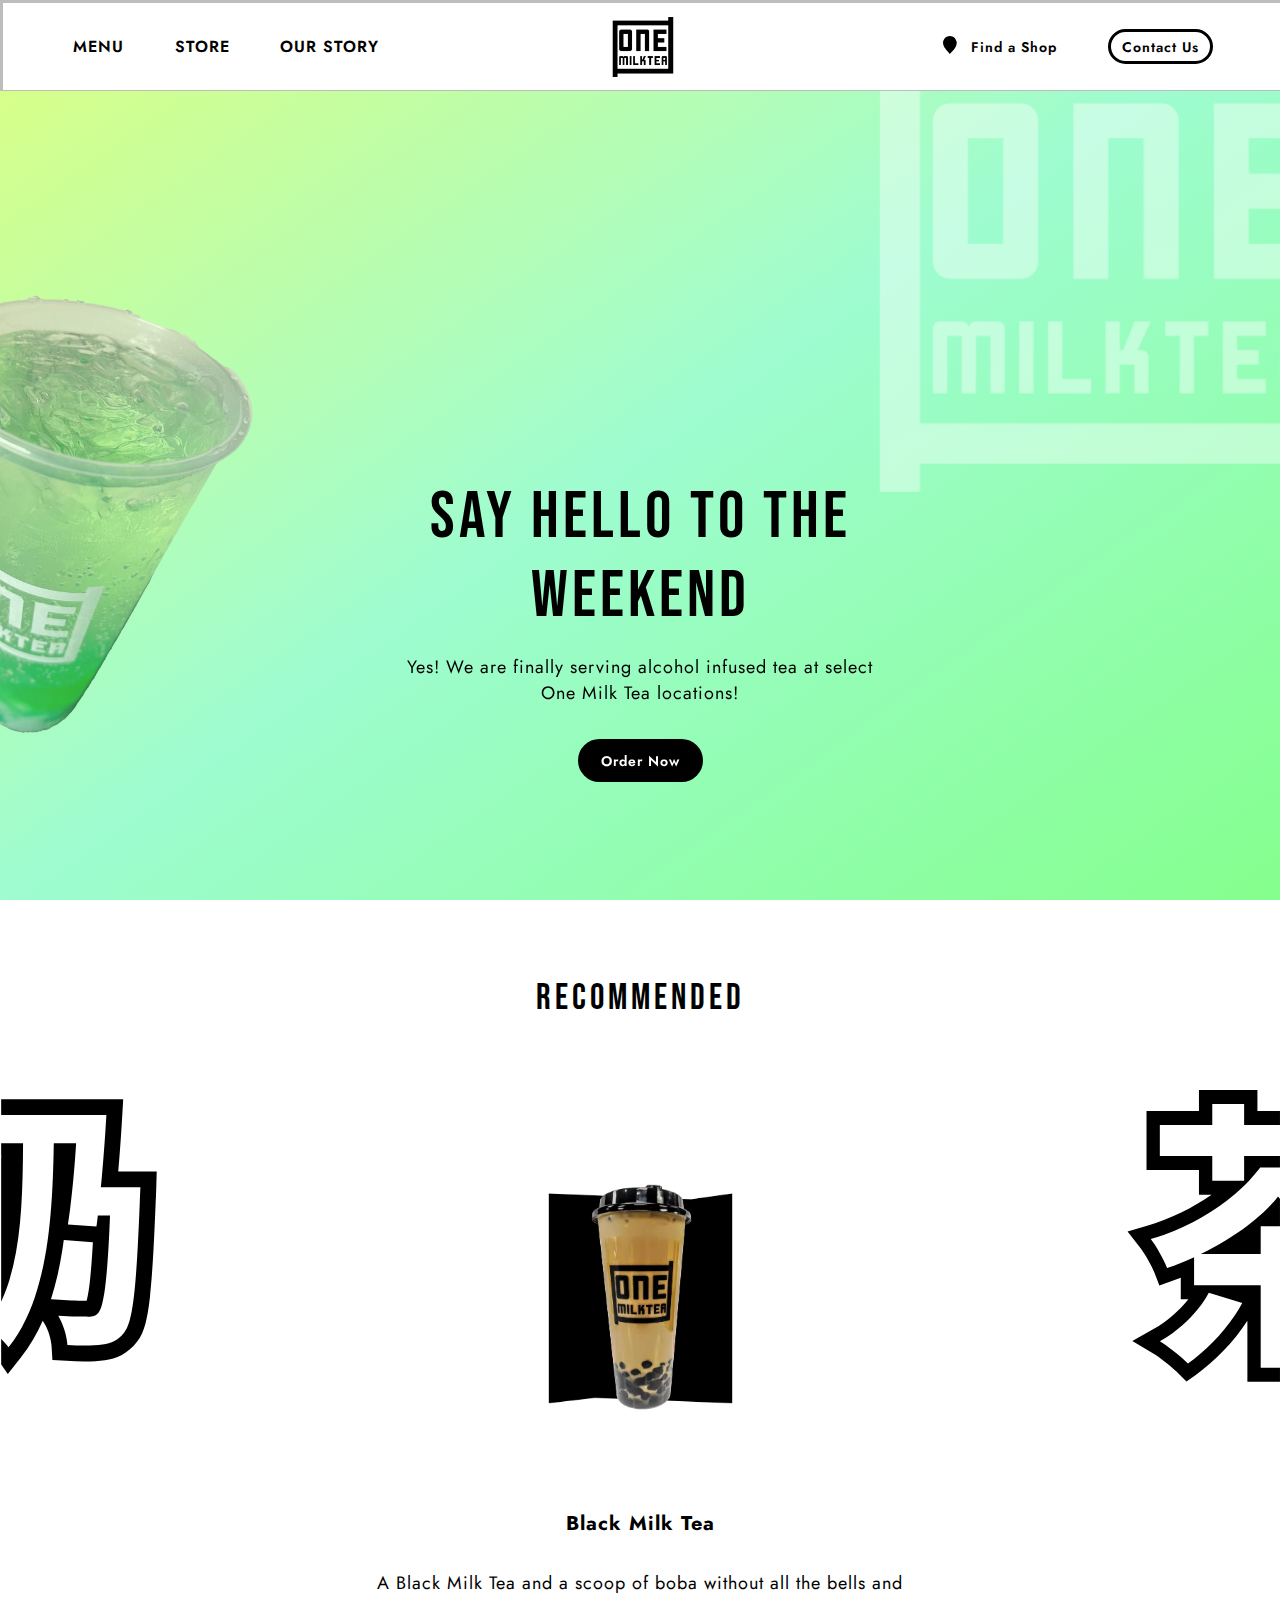
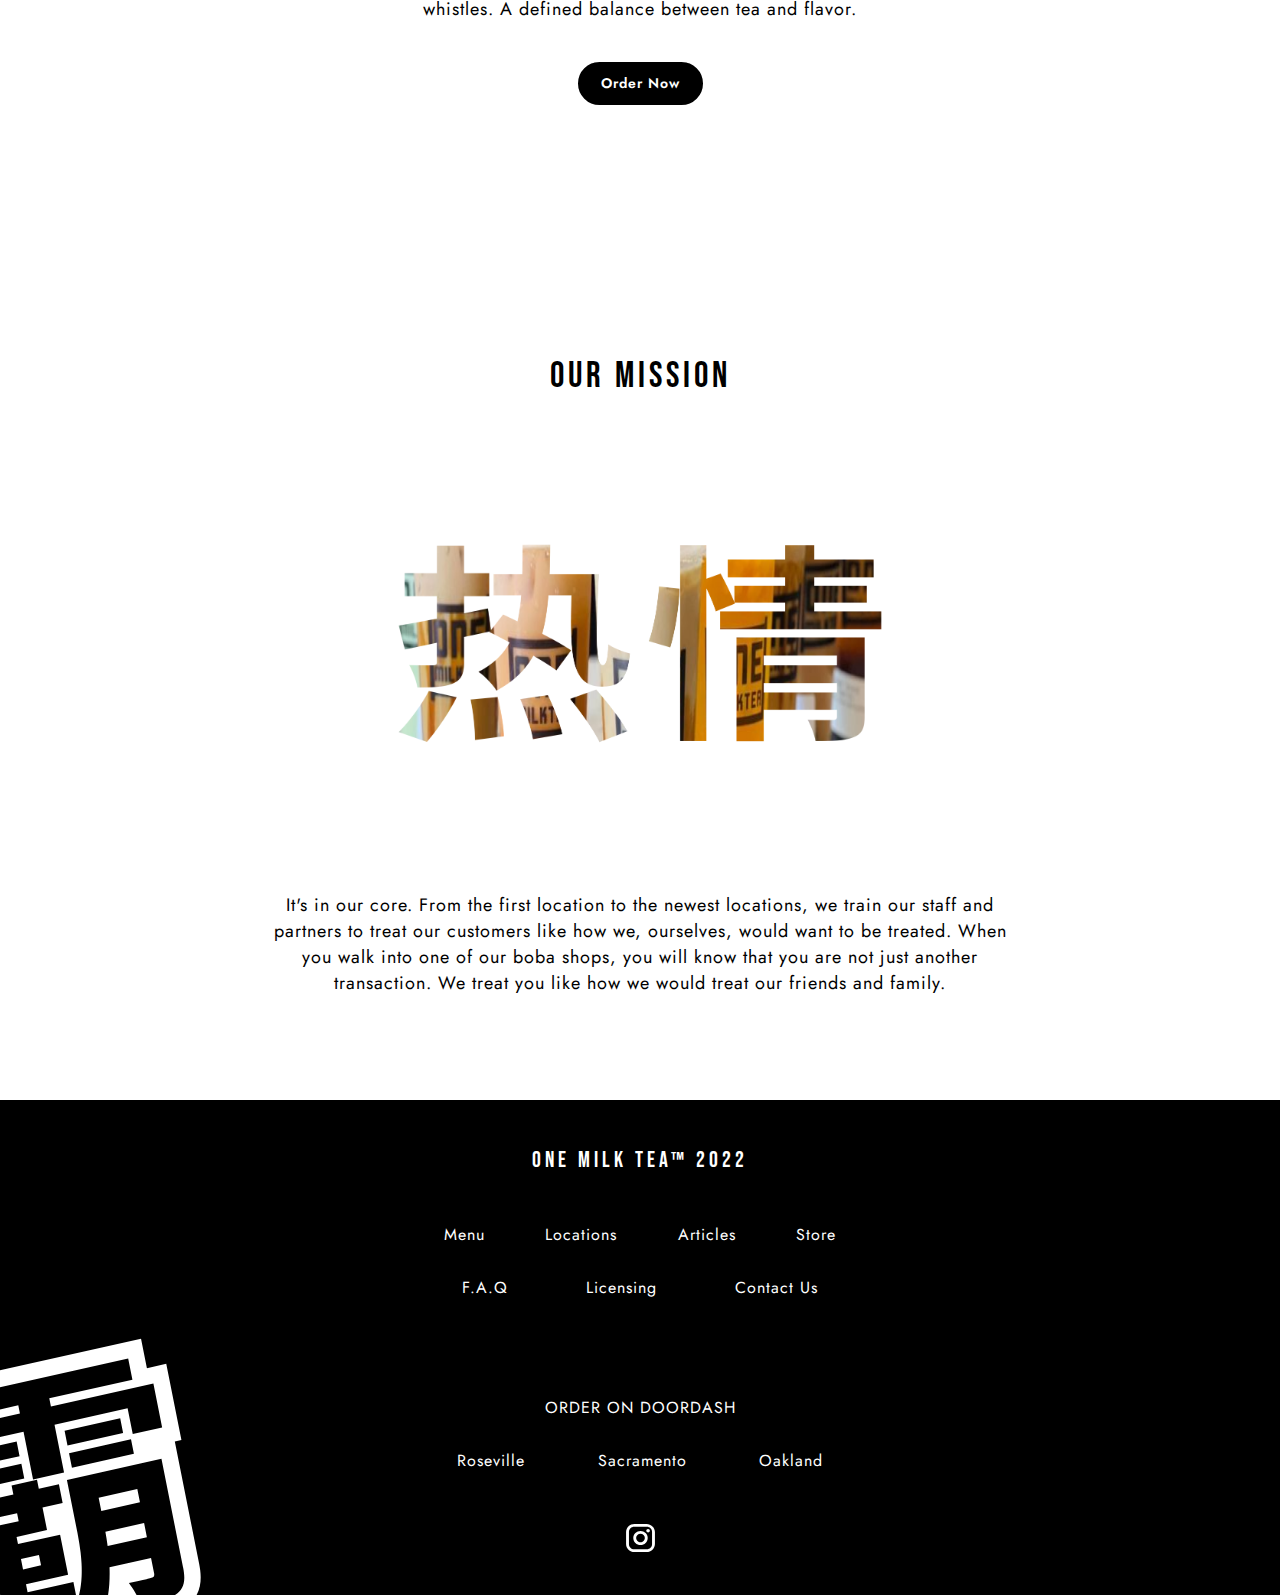
<file: Home/index.html>
<!DOCTYPE html>
<html>
      <head>
        <title>One Milk Tea</title>
        <link href="resources/CSS/style2.css" rel="stylesheet" type="text/css"">
        <meta name="viewport" content="width=device-width, initial-scale=1.0">
      </head>
      <body>
        <div class="navigation" id="navbar">
            <div class="section1">
                <div class="txt1" id="itm2">
                    <a href="https://alex060400.github.io/onemilktea/Menu/" class="text1" id="item2">MENU</a>
                </div>
                <div class="txt2" id="itm3">
                    <a href="#" class="text2" id="item3">STORE</a>
                </div>
                <div class="txt3" id="itm4">
                    <a href="#" class="text3" id="item4">OUR STORY</a>
                </div>
            </div>
            <div class="section2">
                <div class="lg1" id="itm1">
                    <a href="https://alex060400.github.io/onemilktea/Home/" class="logo1" id="item1">
                      <img src="resources/images/logo_black-d14f177cfa5c9575feeb1392cd0e9e81ec1a4f96631935bf5d6920b588e4ad4a 1.png" alt="logo" class="logo">
                    </a>
                </div>
            </div>
            <div class="section3" id="itm5">
                <a href="#" class="icon1" id="item5">
                    <svg width="14" height="18" viewBox="0 0 52 67" class="icon" fill="none" xmlns="http://www.w3.org/2000/svg">
                        <path fill-rule="evenodd" clip-rule="evenodd" d="M25.5093 66.7313C15.7506 56.011 -0.847326 40.7932 0.0337064 24.2395C1.47511 10.7815 12.3311 0.321899 25.5093 0.321899C38.6874 0.321899 49.5434 10.7815 50.9848 24.2395C51.5924 42.3143 36.5967 54.8211 25.5093 66.7313Z" fill="black"/>
                    </svg>                            
                </a>
                <div class="txt4" id="itm6">
                    <a href="#" class="text4" id="item6">Find a Shop</a>
                </div>
                <div class="btn1" id="itm7">
                    <button class="b1">
                        <a href="#" class="button1" id="item7">Contact Us</a>
                    </button>
                </div>
            </div>
        </div>
        <container class="container0" id="cont0">
            <div class="herotext1" id="herotext1">
                <h2 class="intro1" id="intro1">SAY HELLO TO THE <br> WEEKEND</h2>
                <p class="htext1" id="htext1">Yes! We are finally serving alcohol infused tea at select <br> One Milk Tea locations!
                </p>
                <div class="btn2" id="itm7">
                    <button class="b2">
                        <a href="#" class="button2" id="item7">Order Now</a>
                    </button>
                </div>
            </div>
        </container>
        <container class="container1" id="cont1">
            <div class="heroimg0" id="heroimg0" style="    display: grid; grid-column-start: 1; justify-content: flex-start; align-items: center; position: absolute; left: -150px; top: 167px;">
                <img  id="two3" class="soda" data-rateY="0" data-rateX="0.7" data-direction="horizontal" src="resources/images/Image from iOS (19).png" alt="logo2">                
            </div>
            <div class="heroimg1" id="heroimg1">
                <img  id="two3" class="scroll" data-rateY="0" data-rateX="0.7" data-direction="horizontal" src="resources/images/BIGGEST CLEANEST LOGO 1.png" alt="logo2">
            </div>
        </container>
        <container class="container2" id="cont2">
            <div class="characters1" id="characters1">
                <svg width="16.4em" viewBox="0 0 1022 1230" fill="none" xmlns="http://www.w3.org/2000/svg">
                    <g clip-path="url(#clip0_201_261)" filter="url(#filter0_d_201_261)">
                    <rect width="1013" height="1222" transform="translate(4.49609)" fill="white"/>
                    <path fill-rule="evenodd" clip-rule="evenodd" d="M-459.555 254.679H-346.909C-337.338 202.413 -328.631 151.52 -321.269 104.264L-312.202 46.0664L-72.1758 71.5537L-84.1868 137.147C-91.0975 174.888 -98.5913 214.317 -106.509 254.679H-94.4001L-67.8802 250.891L-62.1913 251.839V105.936H479.825L476.09 171.307C472.246 238.566 466.82 314.09 460.534 387.122H610.437L608.62 450.731L604.703 450.62C608.619 450.733 608.62 450.735 608.62 450.735V450.742L608.619 450.765L608.616 450.851L608.572 452.365C608.541 453.394 608.497 454.874 608.439 456.691C608.326 460.32 608.164 465.319 607.969 470.784C607.609 480.862 607.096 493.757 606.524 502.218C599.923 672.14 593.501 792.189 584.189 875.334C579.526 916.97 573.929 951.399 566.581 979.174C559.532 1005.82 549.558 1031.64 532.886 1052.08C516.075 1073.46 497.318 1090.3 474.541 1102.32C452.144 1114.14 429.468 1119.36 408.204 1122.42C368.735 1128.52 312.462 1128.12 258.966 1125.03L204.117 1121.87L200.794 1067.04C199.327 1042.84 187.846 1003.87 174.135 981.507L166.39 968.87C143.748 1019.75 115.988 1067.44 81.8548 1110.75L30.4711 1175.93L-17.2998 1108.05C-27.674 1093.31 -47.7675 1073.32 -67.0345 1058.14L-71.6797 1064.42L-86.4573 1044.43C-86.7002 1044.28 -86.9422 1044.13 -87.1831 1043.99L-147.827 1007.61C-188.537 1053.75 -235.735 1093.12 -290.102 1126.28L-345.254 1159.92L-376.463 1103.36C-390.145 1078.56 -419.08 1039.92 -438.462 1021.35L-500.746 961.664L-424.223 921.84C-390.191 904.129 -359.178 879.663 -331.414 848.389L-464.254 777.91L-451.271 730.211C-433.51 664.954 -413.627 581.308 -394.197 491.451H-459.555V254.679ZM-317.945 429.608C-322.225 450.408 -326.563 471.068 -330.932 491.451C-344.948 556.842 -359.278 619.386 -372.982 674.617C-374.998 682.741 -377 690.707 -378.986 698.5C-383.276 715.336 -387.488 731.368 -391.593 746.451L-291.743 799.428C-291.181 797.276 -290.617 795.111 -290.052 792.934C-287.889 784.603 -285.705 776.095 -283.502 767.423C-281.493 768.877 -279.483 770.34 -277.471 771.811C-277.379 771.878 -277.287 771.946 -277.195 772.013C-261.446 783.536 -245.621 795.577 -230.042 807.91C-229.3 808.497 -228.558 809.085 -227.817 809.674C-229.397 812.388 -230.992 815.078 -232.604 817.744C-241.903 833.127 -251.733 847.699 -262.1 861.437C-266.413 867.153 -270.82 872.725 -275.32 878.151C-295.704 902.732 -318.004 924.324 -342.259 942.787C-359.114 955.617 -376.914 966.936 -395.669 976.697C-382.998 988.84 -368.137 1006.45 -354.491 1024.72C-347.98 1033.43 -341.746 1042.29 -336.158 1050.78C-330.855 1058.84 -326.134 1066.55 -322.309 1073.48C-304.438 1062.58 -287.373 1050.9 -271.095 1038.4C-234.244 1010.1 -201.423 977.574 -172.395 940.254C-159.768 924.02 -147.858 906.879 -136.646 888.784C-128.379 896.726 -120.482 904.593 -113.037 912.328C-105.724 919.927 -98.8459 927.398 -92.4808 934.689C-92.0799 935.148 -91.6816 935.607 -91.2848 936.065C-84.0177 944.447 -77.4385 952.585 -71.6646 960.397L0.676056 862.593C-8.7942 850.444 -20.3325 837.668 -33.4444 824.535C-33.5117 824.467 -33.579 824.4 -33.6464 824.332C-48.1197 809.849 -64.5023 794.933 -82.1319 779.945C-74.1821 760.16 -66.7804 739.513 -59.9131 717.97C-38.6849 651.374 -22.5595 576.214 -11.0976 491.451C-9.18239 477.287 -7.39777 462.854 -5.74069 448.149C-1.83891 413.519 1.35225 377.374 3.85913 339.651C4.16686 335.022 4.46449 330.368 4.75146 325.691L-68.608 313.466L-90.0043 316.522H-181.929C-178.642 300.344 -175.406 284.239 -172.231 268.254C-171.33 263.719 -170.434 259.194 -169.543 254.679C-165.027 231.797 -160.642 209.187 -156.417 186.99C-152.472 166.267 -148.667 145.902 -145.024 126.009L-260.158 113.783C-267.075 158.183 -275.165 205.758 -284.042 254.679C-287.749 275.103 -291.592 295.762 -295.544 316.522H-397.706V429.608H-317.945ZM-200.722 689.861C-193.498 694.844 -186.259 699.914 -179.036 705.054C-171.742 685.407 -165.011 664.927 -158.839 643.637C-145.245 596.748 -134.356 545.935 -126.105 491.451C-123.058 471.333 -120.371 450.714 -118.04 429.608H-205.48C-209.896 450.31 -214.358 470.956 -218.846 491.451C-226.135 524.744 -233.492 557.636 -240.83 589.717C-241.396 592.191 -241.962 594.66 -242.528 597.125C-246.913 616.228 -251.29 635.031 -255.639 653.444C-247.779 658.449 -239.795 663.622 -231.734 668.94C-221.49 675.698 -211.121 682.689 -200.722 689.861ZM-0.342773 277.808H89.8658C89.713 298.473 89.5252 319.1 89.2524 339.651C87.0062 508.852 78.9739 672.849 36.9304 809.358C33.3976 820.828 29.6248 832.104 25.5955 843.172C21.9726 853.124 18.1422 862.907 14.0922 872.514C4.12134 896.164 -7.18165 918.739 -19.998 940.099C-28.1199 953.634 -36.8497 966.682 -46.2334 979.203C-49.2099 983.176 -52.2528 987.095 -55.3625 990.96C-47.3838 995.747 -38.8504 1001.71 -30.2502 1008.41C-23.1633 1013.92 -16.0314 1019.93 -9.12823 1026.18C-8.2015 1027.02 -7.27884 1027.87 -6.36072 1028.71C9.37193 1043.23 23.6975 1058.85 33.2802 1072.46C46.6046 1055.56 58.9082 1037.82 70.2709 1019.33C92.3171 983.443 110.821 944.692 126.368 903.578C129.373 895.633 132.266 887.6 135.054 879.482C188.991 722.422 203.176 533.701 208.191 339.651C208.723 319.086 209.151 298.462 209.513 277.808H296.591C295.273 298.272 293.805 318.974 292.208 339.651C290.981 355.53 289.678 371.393 288.308 387.122C286.724 405.308 285.051 423.314 283.302 440.954C280.129 472.958 276.707 503.759 273.124 532.252C272.307 538.741 271.482 545.112 270.65 551.349C268.66 566.262 266.628 580.417 264.566 593.633L375.624 601.783L375.625 601.779C377.14 590.666 378.655 578.892 380.164 566.558C380.47 564.059 380.775 561.538 381.08 558.994H428.507C427.824 576.255 427.124 592.819 426.404 608.707C426.219 612.795 426.033 616.838 425.845 620.837C425.084 637.046 424.301 652.527 423.496 667.305C414.003 841.513 401.314 918.127 382.757 939.002C371.549 951.227 361.36 953.265 344.039 953.265C333.7 953.265 317.412 953.265 297.821 952.805C276.87 952.314 252.141 951.296 226.867 949.19C237.735 966.919 246.996 990.105 253.391 1012.98C258.388 1030.86 261.635 1048.55 262.529 1063.29C315.51 1066.35 366.455 1066.35 399.059 1061.26C434.719 1056.16 459.173 1045.97 484.645 1013.37C518.88 972.093 531.223 843.25 544.293 510.808C544.448 506.862 544.603 502.888 544.759 498.885C545.778 484.622 546.796 448.965 546.796 448.965H392.813C394.75 428.77 396.637 408.069 398.455 387.122C402.997 334.789 407.11 280.927 410.514 229.622C411.917 208.478 413.199 187.768 414.342 167.779H-0.342773V277.808ZM337.275 891.418C337.851 889.403 338.483 887.023 339.155 884.236C343.174 867.565 347.227 842.592 351.058 806.631C355.04 769.262 358.593 721.935 361.803 662.778L248.391 654.455C246.614 667.859 244.699 681.169 242.633 694.374C232.38 759.895 218.268 823.941 198.495 884.769L232.004 887.561C273.681 891.034 314.129 891.383 337.275 891.418Z" fill="black"/>
                    </g>
                    <defs>
                    <filter id="filter0_d_201_261" x="0.496094" y="0" width="1021" height="1230" filterUnits="userSpaceOnUse" color-interpolation-filters="sRGB">
                    <feFlood flood-opacity="0" result="BackgroundImageFix"/>
                    <feColorMatrix in="SourceAlpha" type="matrix" values="0 0 0 0 0 0 0 0 0 0 0 0 0 0 0 0 0 0 127 0" result="hardAlpha"/>
                    <feOffset dy="4"/>
                    <feGaussianBlur stdDeviation="2"/>
                    <feComposite in2="hardAlpha" operator="out"/>
                    <feColorMatrix type="matrix" values="0 0 0 0 0 0 0 0 0 0 0 0 0 0 0 0 0 0 0.25 0"/>
                    <feBlend mode="normal" in2="BackgroundImageFix" result="effect1_dropShadow_201_261"/>
                    <feBlend mode="normal" in="SourceGraphic" in2="effect1_dropShadow_201_261" result="shape"/>
                    </filter>
                    <clipPath id="clip0_201_261">
                    <rect width="1013" height="1222" fill="white" transform="translate(4.49609)"/>
                    </clipPath>
                    </defs>
                </svg>
            </div>
            <div class="characters2" id="characters2">
                <svg width="17em" viewBox="0 0 1014 1222" fill="none" xmlns="http://www.w3.org/2000/svg">
                    <g clip-path="url(#clip0_201_263)">
                    <rect width="1013" height="1222" transform="translate(0.90625)" fill="white"/>
                    <path fill-rule="evenodd" clip-rule="evenodd" d="M813.861 626.412C783.51 645.016 751.568 662.535 718.813 678.543H942.077V574.873H1063.76V678.543H1307.73C1274.16 662.968 1240.5 645.436 1208.02 626.412C1174.8 606.955 1142.82 585.937 1113.42 563.855C1095.85 550.66 1079.2 537.086 1063.76 523.237C1063.58 523.072 1063.4 522.907 1063.21 522.742C1055.6 515.9 1048.29 508.992 1041.31 502.029C1028.7 489.46 1017.16 476.716 1006.91 463.872C996.931 476.806 985.613 489.757 973.128 502.628C966.6 509.359 959.753 516.068 952.612 522.742C949.168 525.961 945.655 529.171 942.077 532.372C926.669 546.156 910.043 559.761 892.422 573.064C867.957 591.535 841.572 609.426 813.861 626.412ZM1374.75 707.074C1358.37 700.733 1341.77 693.83 1325.09 686.423V794.779H1063.76V1102.65H942.077V794.779H693.716V690.439C677.284 697.987 660.7 705.136 644.061 711.835C627.057 718.68 609.995 725.054 592.975 730.902C586.215 713.159 574.682 690.071 561.971 668.242C552.176 651.421 541.681 635.348 532.131 623.043C549.101 618.071 565.925 612.535 582.543 606.491C680.722 570.779 771.702 517.307 843.138 457.361C856.181 446.417 868.572 435.257 880.236 423.949C886.631 417.75 892.808 411.507 898.753 405.23C909.984 393.376 920.391 381.404 929.891 369.391C930.993 367.998 932.082 366.604 933.16 365.21C935.527 362.146 937.835 359.08 940.082 356.013H1063.76C1066.29 359.105 1068.85 362.171 1071.43 365.21C1073.26 367.359 1075.1 369.495 1076.95 371.617C1087.07 383.217 1097.59 394.421 1108.47 405.23C1114.41 411.133 1120.46 416.918 1126.6 422.585C1139.75 434.712 1153.37 446.303 1167.38 457.361C1248.36 521.256 1342.74 567.366 1439.18 596.394C1456.63 601.646 1474.15 606.339 1491.66 610.477C1480.95 623.893 1470.4 639.814 1460.51 656.316C1446.48 679.744 1433.79 704.344 1423.84 724.619C1407.82 719.392 1391.4 713.523 1374.75 707.074ZM1256.17 457.361C1331.82 505.242 1416.71 539.338 1502.56 559.617L1582.09 578.404L1529.71 643.977C1507.64 671.601 1484.84 714.139 1467.98 748.492L1448.9 787.386L1409.1 774.401C1397.81 770.715 1386.34 766.733 1374.75 762.471V846.91H1348.46C1397.22 889.587 1445.91 935.99 1476.01 974.057L1511.24 1018.61L1321.04 1151.73L1292.98 1111.42C1260.38 1064.57 1181.28 987.91 1113.42 931.242V1154.78H892.422V927.544C840.232 1008.92 766.128 1082.22 698.574 1130.14L665.36 1153.7L636.418 1124.58C615.069 1103.1 567.466 1064.98 541.563 1049.57L463.518 1003.14L542.432 958.354C591.363 930.586 638.193 890.33 672.57 846.91H644.061V767.491C632.16 772.052 620.268 776.376 608.419 780.447L564.165 795.652L546.871 750.263C536.803 723.838 512.463 680.229 493.637 655.973L445.723 594.236L518.784 572.83C606.633 547.092 689.647 505.557 758.822 457.361H711.886V365.21H516.389V145.759H711.886V67.2207H929.891V145.759H1076.95V67.2207H1295.95V145.759H1503.42V365.21H1295.95V457.361H1256.17ZM1246.29 313.079H1453.76V197.89H1246.29V119.352H1126.6V197.89H880.236V119.352H761.541V197.89H566.044V313.079H761.541V405.23H880.236V313.079H1126.6V405.23H1246.29V313.079ZM734.59 846.91C704.423 894.058 660.93 938.622 613.172 973.625C597.804 984.889 581.994 995.163 566.044 1004.21C578.827 1011.82 595.432 1023.63 612.127 1036.54C634.514 1053.85 657.062 1073.14 670.775 1086.94C731.736 1043.7 798.14 978.31 845.823 906.707C855.874 891.615 865.093 876.247 873.254 860.751L748.575 823.053C744.315 831.056 739.639 839.019 734.59 846.91ZM1178.1 919.458C1164.26 907.246 1150.61 895.585 1137.57 884.836L1235.32 818.864C1246.27 827.652 1257.81 837.067 1269.66 846.91C1315.38 884.903 1365.63 929.288 1403.54 968.681C1416.68 982.33 1428.33 995.379 1437.8 1007.36L1333.07 1080.66C1302.24 1036.37 1238.42 972.679 1178.1 919.458Z" fill="black"/>
                    </g>
                    <defs>
                    <clipPath id="clip0_201_263">
                    <rect width="1013" height="1222" fill="white" transform="translate(0.90625)"/>
                    </clipPath>
                    </defs>
                </svg>       
            </div>
            <div class="recommended1" id="recommended1">
                <h2 class="rtext1" id="rtext1">RECOMMENDED</h2>
            </div>
            <div class="card1" id="card1">
                <div class="bimcard1" id="bimcard1">
                    <a href="#" class="bpc1" id="bpc1">
                        <img src="resources/images/Frame 48.png" alt="bobapic1" class="bobapic1">
                      </a>
                </div>
                <p class="htext50" id="dscrpt50">Black Milk Tea</p>
                <p class="htext1" id="dscrpt1">A Black Milk Tea and a scoop of boba without all the bells and whistles. A defined balance between tea and flavor.
                </p>
                <div class="btn2" id="itm11">
                    <button class="b2">
                        <a href="#" class="button2" id="item7">Order Now</a>
                    </button>
                </div>
            </div>
        </container>
        <container class="container3" id="cont3">
            <div class="ourmission1" id="ourmission1">
                <h2 class="otext1" id="otext1">OUR MISSION</h2>
            </div>
            <div class="card2" id="card2">
                <div class="characters3" id="characters2">
                    <img src="resources/images/Frame 58.png" alt="cim1" class="cim1">
                </div>
                <p class="htext1" id="dscrpt2" style="padding-bottom: 32px;">It's in our core. From the first location to the newest locations, we train our staff and partners to treat our customers like how we, ourselves, would want to be treated. When you walk into one of our boba shops, you will know that you are not just another transaction. We treat you like how we would treat our friends and family.
                </p>
            </div>
        </container>
        <container class="footer" id="footer">
            <div class="section10" id="section10">
                <h2 class="omttm" id="omttm">ONE MILK TEA™ 2022</h2>
            </div>
            <div class="footerlinks" id="footerlinks">
                <div class="quicklinks1" id="quicklikns1">
                    <a href="#" class="link1" id="link1">Menu</a>
                    <a href="#" class="link2" id="link2">Locations</a>
                    <a href="#" class="link3" id="link3">Articles</a>
                    <a href="#" class="link4" id="link4">Store</a>
                </div>
                <div class="quicklinks2" id="quicklikns2">
                    <a href="#" class="link5" id="link5">F.A.Q</a>
                    <a href="#" class="link6" id="link6">Licensing</a>
                    <a href="#" class="link7" id="link7">Contact Us</a>
                </div>
                <div class="doordash" id="doordash">
                    <h2 class="ddsh" id="ddsh">ORDER ON DOORDASH</h2>
                </div>
                <div class="quicklinks3" id="quicklikns3">
                    <a href="#" class="link8" id="link8">Roseville</a>
                    <a href="#" class="link9" id="link9">Sacramento</a>
                    <a href="#" class="link10" id="link10">Oakland</a>
                </div>
            </div>
            <div class="instagram" id="instagram">
                <a href="#" class="inst" id="inst">
                    <svg width="35px" viewBox="0 0 152 147" fill="none" xmlns="http://www.w3.org/2000/svg">
                        <path d="M49.6891 12.9141H102.316C122.364 12.9141 138.653 28.7508 138.653 48.2422V99.4071C138.653 108.777 134.825 117.762 128.01 124.388C121.196 131.013 111.953 134.735 102.316 134.735H49.6891C29.6408 134.735 13.3516 118.898 13.3516 99.4071V48.2422C13.3516 38.8726 17.18 29.8867 23.9946 23.2614C30.8092 16.6361 40.0518 12.9141 49.6891 12.9141M48.436 25.0962C42.4543 25.0962 36.7175 27.4064 32.4877 31.5187C28.258 35.6309 25.8817 41.2084 25.8817 47.024V100.625C25.8817 112.746 35.9685 122.553 48.436 122.553H103.569C109.551 122.553 115.287 120.243 119.517 116.131C123.747 112.018 126.123 106.441 126.123 100.625V47.024C126.123 34.9028 116.036 25.0962 103.569 25.0962H48.436ZM108.894 34.2328C110.971 34.2328 112.963 35.0349 114.432 36.4628C115.9 37.8907 116.725 39.8273 116.725 41.8466C116.725 43.8659 115.9 45.8025 114.432 47.2304C112.963 48.6582 110.971 49.4604 108.894 49.4604C106.817 49.4604 104.825 48.6582 103.357 47.2304C101.888 45.8025 101.063 43.8659 101.063 41.8466C101.063 39.8273 101.888 37.8907 103.357 36.4628C104.825 35.0349 106.817 34.2328 108.894 34.2328ZM76.0024 43.3693C84.3104 43.3693 92.2782 46.578 98.1528 52.2895C104.027 58.001 107.328 65.7474 107.328 73.8246C107.328 81.9019 104.027 89.6483 98.1528 95.3597C92.2782 101.071 84.3104 104.28 76.0024 104.28C67.6944 104.28 59.7267 101.071 53.852 95.3597C47.9773 89.6483 44.677 81.9019 44.677 73.8246C44.677 65.7474 47.9773 58.001 53.852 52.2895C59.7267 46.578 67.6944 43.3693 76.0024 43.3693M76.0024 55.5515C71.0176 55.5515 66.237 57.4767 62.7122 60.9035C59.1874 64.3304 57.2072 68.9783 57.2072 73.8246C57.2072 78.671 59.1874 83.3188 62.7122 86.7457C66.237 90.1726 71.0176 92.0978 76.0024 92.0978C80.9872 92.0978 85.7679 90.1726 89.2927 86.7457C92.8175 83.3188 94.7977 78.671 94.7977 73.8246C94.7977 68.9783 92.8175 64.3304 89.2927 60.9035C85.7679 57.4767 80.9872 55.5515 76.0024 55.5515Z" fill="white"/>
                    </svg>
                </a>
            </div>
        </container>
        <container class="element" id="element">
            <div class="cftr" id="cftr">
                <svg width="215" viewBox="0 0 451 556" fill="none" xmlns="http://www.w3.org/2000/svg">
                  <g clip-path="url(#clip0_309_798)">
                    <path fill-rule="evenodd" clip-rule="evenodd" d="M-183.757 125.718L295.842 18.0995L308.185 80.0734L348.734 70.9743L380.581 230.881L366.694 233.997L417.654 489.875C420.592 504.629 422.501 520.726 419.309 536.527C415.747 554.153 406.553 568.244 393.186 579.322L392.674 579.747L392.146 580.152C368.614 598.215 336.285 605.923 303.052 612.819L273.267 619L264.08 590.073C262.867 586.254 260.583 581.232 257.726 575.827C254.562 589.891 250.095 603.749 243.965 617.016L229.222 648.918L198.029 634.558C194.344 632.862 185.925 630.016 175.342 627.213C164.98 624.468 155.39 622.515 149.99 621.891L106.369 616.851L114.57 658.034L-8.96971 685.755L-17.198 644.439L-122.183 667.997L-143.688 560.015L-123.691 555.528L-142.771 459.722L-160.547 463.711L-181.83 356.845L-177.386 355.848L-209.187 196.168L-171.415 187.692L-183.757 125.718ZM-134.394 196.709L38.3592 157.945L41.8062 175.253L-168.719 222.493L-150.372 314.616L-91.4915 301.404L-102.277 247.247L49.3674 213.219L69.3822 313.717L134.373 299.133L114.358 198.635L267.669 164.233L278.455 218.391L340.113 204.555L321.766 112.432L106.797 160.669L103.35 143.361L277.769 104.223L268.873 59.5572L-143.289 152.043L-134.394 196.709ZM274.79 229.129L144.809 258.296L150.925 289.003L280.906 259.837L274.79 229.129ZM140.375 314.702L161.502 420.783C162.203 424.307 162.902 427.906 163.585 431.571C165.616 442.467 167.51 453.949 168.931 465.778C169.111 467.275 169.283 468.779 169.447 470.287C170.132 476.581 170.673 482.963 171.02 489.397C171.339 495.299 171.496 501.245 171.452 507.208C171.444 508.377 171.427 509.548 171.403 510.718C171.305 515.435 171.077 520.158 170.7 524.875C170.602 526.107 170.493 527.339 170.374 528.57C169.898 533.494 169.254 538.407 168.421 543.294C167.817 546.839 167.113 550.37 166.301 553.881C165.142 558.897 163.762 563.873 162.139 568.792C162.102 568.902 162.066 569.012 162.029 569.122C159.97 575.315 157.524 581.415 154.642 587.389C157.894 587.765 161.791 588.409 166.038 589.248C173.123 590.647 181.179 592.587 188.827 594.718C191.135 595.361 193.405 596.021 195.6 596.689C202.171 598.689 208.071 600.76 212.285 602.644C212.48 602.732 212.672 602.819 212.86 602.905C217.711 592.409 221.361 581.244 224.018 569.654C226.71 557.911 228.383 545.732 229.252 533.373C229.258 533.295 229.263 533.218 229.269 533.14C229.959 523.208 230.132 513.161 229.899 503.131C229.857 501.296 229.801 499.462 229.732 497.63L316.828 478.086L323.277 510.469C323.383 511.002 323.463 511.509 323.515 511.992C324.005 516.563 321.975 518.927 315.946 520.28C314.167 520.852 311.106 521.661 307.186 522.611C297.89 524.863 283.759 527.913 270.397 530.501C276.628 538.99 283.993 550.695 289.658 561.889C292.682 567.864 295.222 573.694 296.847 578.81C331.398 571.64 355.616 565.039 371.724 552.676C386.981 540.031 389.22 524.612 384.122 498.392C384.061 498.077 383.999 497.76 383.935 497.441L338.679 270.204L140.375 314.702ZM206.929 351.679L288.029 333.481L293.588 361.397L212.489 379.595L206.929 351.679ZM221.046 423.17C222.78 432.737 224.404 442.741 225.78 453.021L308.155 434.537L302.262 404.946L221.046 423.17ZM161.971 568.829L153.965 528.63L57.8679 550.193L54.5321 533.444L142.853 513.625L126.062 429.319L37.7418 449.137L34.7396 434.062L98.6192 419.728L89.1678 372.271L131.384 362.798L123.6 323.715L81.3842 333.188L77.6036 314.205L24.2781 326.171L28.0586 345.154L-45.8195 361.732L-49.6001 342.749L-100.148 354.091L-96.3678 373.074L-141.361 383.17L-133.578 422.253L-88.5842 412.157L-79.1328 459.614L-21.3634 446.651L-18.3611 461.726L-103.349 480.797L-86.5586 565.103L-1.57089 546.033L1.76491 562.782L-103.22 586.34L-95.2139 626.539L9.77085 602.982L17.9992 644.298L74.1022 631.709L65.8738 590.393L161.971 568.829ZM48.3052 502.178L86.0775 493.702L81.741 471.927L43.9687 480.403L48.3052 502.178ZM-38.036 400.814L-34.7002 417.564L39.178 400.986L35.8422 384.237L-38.036 400.814ZM-45.0146 523.118L-7.79774 514.767L-12.1343 492.992L-49.3511 501.343L-45.0146 523.118ZM-77.3754 340.232L50.9393 311.439L44.8237 280.731L-83.491 309.524L-77.3754 340.232ZM41.0436 264.665L34.928 233.957L-80.6108 259.883L-74.4952 290.591L41.0436 264.665ZM258.234 215.929L252.119 185.221L135.469 211.396L141.585 242.104L258.234 215.929Z" fill="white"/>
                  </g>
                    <defs>
                        <clipPath id="clip0_309_798">
                            <rect width="451" height="556" fill="white"/>
                        </clipPath>
                    </defs>
                </svg>
            </div>
        </container>
        <script>
      /*window.addEventListener('scroll', function(e) {
      const target = document.querySelectorAll('.scroll');
      var index = 0, length = target.length;
      for (index; index < length; index++) {
          var pos = window.pageYOffset * target[index].dataset.rate;

          if(target[index].dataset.direction === 'vertical') {
              target[index].style.transform = 'translate3d(0px,'+pos+'px, 0px)';
          } else {
              var posX = window.pageYOffset * target[index].dataset.ratex;
              var posY = window.pageYOffset * target[index].dataset.ratey;
              
              target[index].style.transform = 'translate3d('+posX+'px, '+posY+'px, 0px)';
          }
      }
      });
      function change () {
            var get = document.querySelector(".desktop1");
	              get.classList.toggle("yellow")
            var home = document.querySelector(".desktop2");
	              home.classList.toggle("yellow")
      }*/
        </script>
      </body>
</html>
</file>
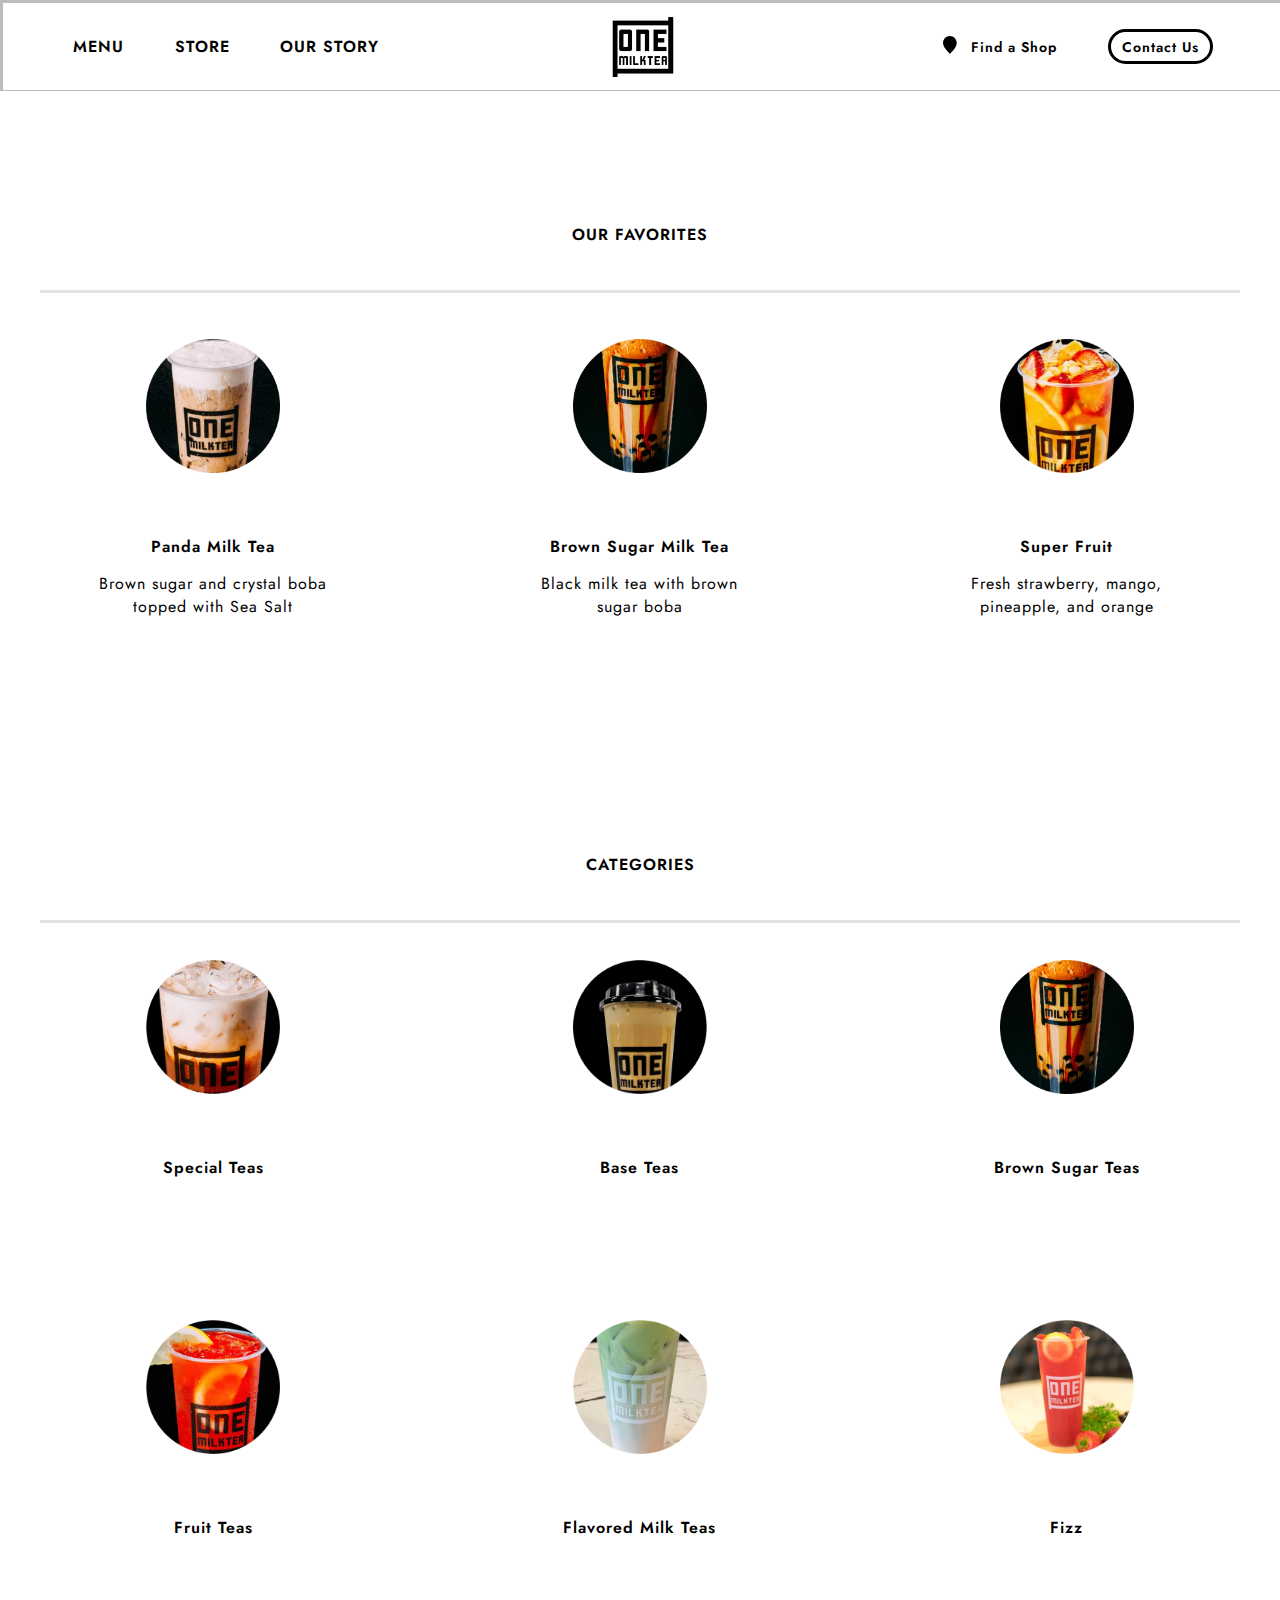
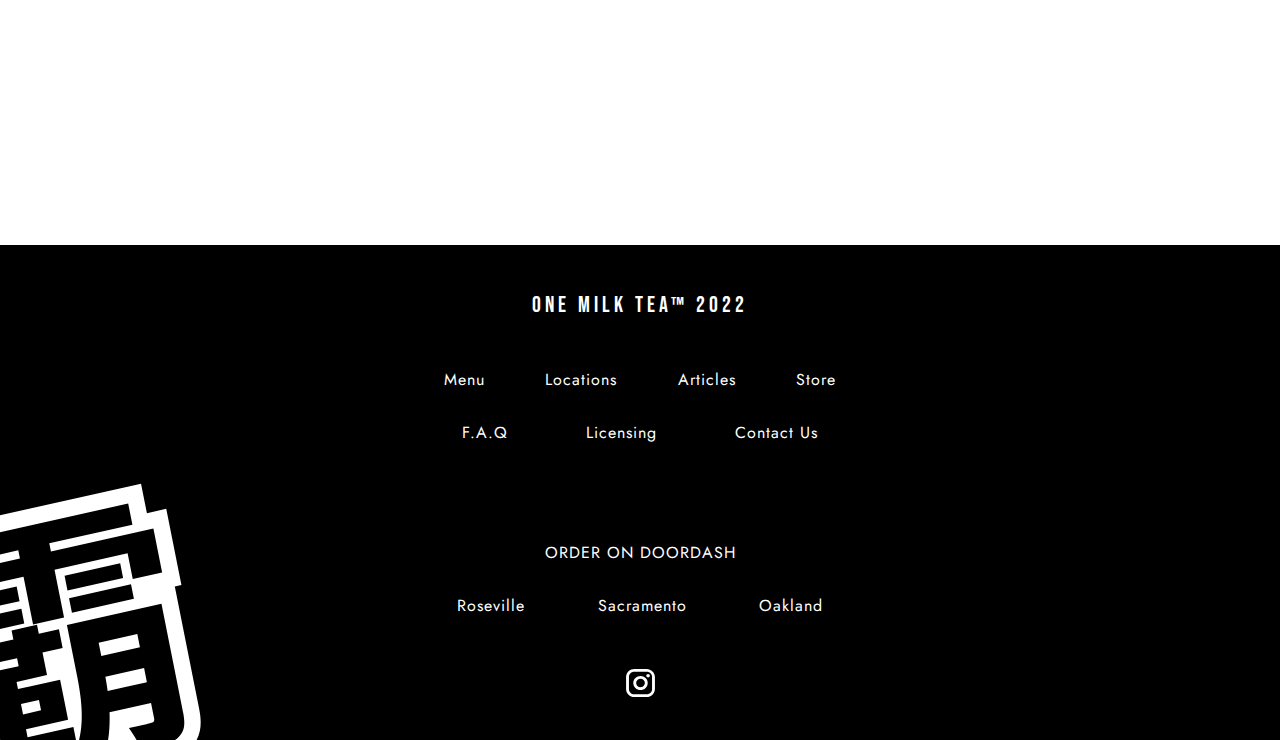
<file: Menu/index.html>
<!DOCTYPE html>
<html>
      <head>
        <title>One Milk Tea</title>
        <link href="resources/CSS/style3.css" rel="stylesheet" type="text/css"">
        <meta name="viewport" content="width=device-width, initial-scale=1.0">
      </head>
      <body>
        <div class="navigation" id="navbar">
            <div class="section1">
                <div class="txt1" id="itm2">
                    <a href="https://alex060400.github.io/onemilktea/Menu/" class="text1" id="item2">MENU</a>
                </div>
                <div class="txt2" id="itm3">
                    <a href="#" class="text2" id="item3">STORE</a>
                </div>
                <div class="txt3" id="itm4">
                    <a href="#" class="text3" id="item4">OUR STORY</a>
                </div>
            </div>
            <div class="section2">
                <div class="lg1" id="itm1">
                    <a href="https://alex060400.github.io/onemilktea/Home/" class="logo1" id="item1">
                      <img src="resources/images/logo_black-d14f177cfa5c9575feeb1392cd0e9e81ec1a4f96631935bf5d6920b588e4ad4a 1.png" alt="logo" class="logo">
                    </a>
                </div>
            </div>
            <div class="section3" id="itm5">
                <a href="#" class="icon1" id="item5">
                    <svg width="14" height="18" viewBox="0 0 52 67" class="icon" fill="none" xmlns="http://www.w3.org/2000/svg">
                        <path fill-rule="evenodd" clip-rule="evenodd" d="M25.5093 66.7313C15.7506 56.011 -0.847326 40.7932 0.0337064 24.2395C1.47511 10.7815 12.3311 0.321899 25.5093 0.321899C38.6874 0.321899 49.5434 10.7815 50.9848 24.2395C51.5924 42.3143 36.5967 54.8211 25.5093 66.7313Z" fill="black"/>
                    </svg>                            
                </a>
                <div class="txt4" id="itm6">
                    <a href="#" class="text4" id="item6">Find a Shop</a>
                </div>
                <div class="btn1" id="itm7">
                    <button class="b1">
                        <a href="#" class="button1" id="item7">Contact Us</a>
                    </button>
                </div>
            </div>
        </div>
       <!--navbar-->
        <!--<div class="container1" id="container1">
            <div class="items1" id="items1">
                <button class="drinks" id="drinks">DRINKS</button>
            </div>
            <div class="items2" id="items2">
                <button class="food" id="food">FOOD</button>
            </div>
        </div>-->
        <div class="container12" id="container12">
            <div class="of" id="of">
                <h2 class="ourfav" id="ourfav">OUR FAVORITES</h2>
            </div>
        </div>
        <div class="container2" id="container2">
            <div class="column1" id="column1">
                <div class="element1" id="element1">
                    <img src="resources/images/drink1.png" alt="logo" class="drink1">
                </div>
                <div class="element2" id="element2">
                    <h2 class="pmt" id="pmt">Panda Milk Tea</h2>
                </div>
                <div class="element3" id="element3">
                    <p class="pmtdsc" id="pmtdsc">Brown sugar and crystal boba <br> topped with Sea Salt</p>
                </div>
            </div>
            <div class="column2" id="column2">
                <div class="element1a" id="element1a">
                    <img src="resources/images/drink2.png" alt="logo" class="drink1">
                </div>
                <div class="element2a" id="element2a">
                    <h2 class="bsmt" id="bsmt">Brown Sugar Milk Tea</h2>
                </div>
                <div class="element3a" id="element3a">
                    <p class="bsmtdsc" id="bsmtdsc">Black milk tea with brown <br> sugar boba</p>
                </div>
            </div>
            <div class="column2" id="column3">
                <div class="element1a" id="element3a">
                    <img src="resources/images/drink3.png" alt="logo" class="drink1">
                </div>
                <div class="element2a" id="element3a">
                    <h2 class="bsmt" id="bsmt">Super Fruit</h2>
                </div>
                <div class="element3a" id="element3a">
                    <p class="bsmtdsc" id="bsmtdsc">Fresh strawberry, mango, <br> pineapple, and orange</p>
                </div>
            </div>
        </div>
        <div class="container12" id="c1234">
            <div class="of" id="of">
                <h2 class="ourfav" id="ourfav">CATEGORIES</h2>
            </div>
        </div>
        <div class="container2" id="b1234">
            <div class="column1" id="column1">
                <div class="element1" id="element1">
                    <img src="resources/images/drink4.png" alt="logo" class="drink1">
                </div>
                <div class="element2" id="element2">
                    <h2 class="pmt" id="pmt">Special Teas</h2>
                </div>
                <div class="element3" id="element3">
                    <p class="pmtdsc" id="pmtdsc"></p>
                </div>
            </div>
            <div class="column2" id="column2">
                <div class="element1a" id="element1a">
                    <img src="resources/images/drink5.png" alt="logo" class="drink1">
                </div>
                <div class="element2a" id="element2a">
                    <h2 class="bsmt" id="bsmt">Base Teas</h2>
                </div>
                <div class="element3a" id="element3a">
                    <p class="bsmtdsc" id="bsmtdsc"></p>
                </div>
            </div>
            <div class="column2" id="column3">
                <div class="element1a" id="element3a">
                    <img src="resources/images/drink2.png" alt="logo" class="drink1">
                </div>
                <div class="element2a" id="element3a">
                    <h2 class="bsmt" id="bsmt">Brown Sugar Teas</h2>
                </div>
                <div class="element3a" id="element3a">
                    <p class="bsmtdsc" id="bsmtdsc"></p>
                </div>
            </div>
        </div>
        <div class="container2" id="d1234">
            <div class="column1" id="column1">
                <div class="element1" id="Drink7">
                    <img src="resources/images/drink7.png" alt="logo" class="drink1">
                </div>
                <div class="element2" id="element2">
                    <h2 class="pmt" id="pmt">Fruit Teas</h2>
                </div>
                <div class="element3" id="element3">
                    <p class="pmtdsc" id="pmtdsc"></p>
                </div>
            </div>
            <div class="column2" id="column2">
                <div class="element1a" id="element1a">
                    <img src="resources/images/drink9.png" alt="logo" class="drink1">
                </div>
                <div class="element2a" id="element2a">
                    <h2 class="bsmt" id="bsmt">Flavored Milk Teas</h2>
                </div>
                <div class="element3a" id="element3a">
                    <p class="bsmtdsc" id="bsmtdsc"></p>
                </div>
            </div>
            <div class="column2" id="column3">
                <div class="element1a" id="element3a">
                    <img src="resources/images/drink8.png" alt="logo" class="drink1">
                </div>
                <div class="element2a" id="element3a">
                    <h2 class="bsmt" id="bsmt">Fizz</h2>
                </div>
                <div class="element3a" id="element3a">
                    <p class="bsmtdsc" id="bsmtdsc"></p>
                </div>
            </div>
        </div>
        <!--footer-->
        <container class="footer" id="footer">
            <div class="section10" id="section10">
                <h2 class="omttm" id="omttm">ONE MILK TEA™ 2022</h2>
            </div>
            <div class="footerlinks" id="footerlinks">
                <div class="quicklinks1" id="quicklikns1">
                    <a href="#" class="link1" id="link1">Menu</a>
                    <a href="#" class="link2" id="link2">Locations</a>
                    <a href="#" class="link3" id="link3">Articles</a>
                    <a href="#" class="link4" id="link4">Store</a>
                </div>
                <div class="quicklinks2" id="quicklikns2">
                    <a href="#" class="link5" id="link5">F.A.Q</a>
                    <a href="#" class="link6" id="link6">Licensing</a>
                    <a href="#" class="link7" id="link7">Contact Us</a>
                </div>
                <div class="doordash" id="doordash">
                    <h2 class="ddsh" id="ddsh">ORDER ON DOORDASH</h2>
                </div>
                <div class="quicklinks3" id="quicklikns3">
                    <a href="#" class="link8" id="link8">Roseville</a>
                    <a href="#" class="link9" id="link9">Sacramento</a>
                    <a href="#" class="link10" id="link10">Oakland</a>
                </div>
            </div>
            <div class="instagram" id="instagram">
                <a href="#" class="inst" id="inst">
                    <svg width="35px" viewBox="0 0 152 147" fill="none" xmlns="http://www.w3.org/2000/svg">
                        <path d="M49.6891 12.9141H102.316C122.364 12.9141 138.653 28.7508 138.653 48.2422V99.4071C138.653 108.777 134.825 117.762 128.01 124.388C121.196 131.013 111.953 134.735 102.316 134.735H49.6891C29.6408 134.735 13.3516 118.898 13.3516 99.4071V48.2422C13.3516 38.8726 17.18 29.8867 23.9946 23.2614C30.8092 16.6361 40.0518 12.9141 49.6891 12.9141M48.436 25.0962C42.4543 25.0962 36.7175 27.4064 32.4877 31.5187C28.258 35.6309 25.8817 41.2084 25.8817 47.024V100.625C25.8817 112.746 35.9685 122.553 48.436 122.553H103.569C109.551 122.553 115.287 120.243 119.517 116.131C123.747 112.018 126.123 106.441 126.123 100.625V47.024C126.123 34.9028 116.036 25.0962 103.569 25.0962H48.436ZM108.894 34.2328C110.971 34.2328 112.963 35.0349 114.432 36.4628C115.9 37.8907 116.725 39.8273 116.725 41.8466C116.725 43.8659 115.9 45.8025 114.432 47.2304C112.963 48.6582 110.971 49.4604 108.894 49.4604C106.817 49.4604 104.825 48.6582 103.357 47.2304C101.888 45.8025 101.063 43.8659 101.063 41.8466C101.063 39.8273 101.888 37.8907 103.357 36.4628C104.825 35.0349 106.817 34.2328 108.894 34.2328ZM76.0024 43.3693C84.3104 43.3693 92.2782 46.578 98.1528 52.2895C104.027 58.001 107.328 65.7474 107.328 73.8246C107.328 81.9019 104.027 89.6483 98.1528 95.3597C92.2782 101.071 84.3104 104.28 76.0024 104.28C67.6944 104.28 59.7267 101.071 53.852 95.3597C47.9773 89.6483 44.677 81.9019 44.677 73.8246C44.677 65.7474 47.9773 58.001 53.852 52.2895C59.7267 46.578 67.6944 43.3693 76.0024 43.3693M76.0024 55.5515C71.0176 55.5515 66.237 57.4767 62.7122 60.9035C59.1874 64.3304 57.2072 68.9783 57.2072 73.8246C57.2072 78.671 59.1874 83.3188 62.7122 86.7457C66.237 90.1726 71.0176 92.0978 76.0024 92.0978C80.9872 92.0978 85.7679 90.1726 89.2927 86.7457C92.8175 83.3188 94.7977 78.671 94.7977 73.8246C94.7977 68.9783 92.8175 64.3304 89.2927 60.9035C85.7679 57.4767 80.9872 55.5515 76.0024 55.5515Z" fill="white"/>
                    </svg>
                </a>
            </div>
        </container>
        <container class="element" id="element">
            <div class="cftr" id="cftr">
                <svg width="215" viewBox="0 0 451 556" fill="none" xmlns="http://www.w3.org/2000/svg">
                  <g clip-path="url(#clip0_309_798)">
                    <path fill-rule="evenodd" clip-rule="evenodd" d="M-183.757 125.718L295.842 18.0995L308.185 80.0734L348.734 70.9743L380.581 230.881L366.694 233.997L417.654 489.875C420.592 504.629 422.501 520.726 419.309 536.527C415.747 554.153 406.553 568.244 393.186 579.322L392.674 579.747L392.146 580.152C368.614 598.215 336.285 605.923 303.052 612.819L273.267 619L264.08 590.073C262.867 586.254 260.583 581.232 257.726 575.827C254.562 589.891 250.095 603.749 243.965 617.016L229.222 648.918L198.029 634.558C194.344 632.862 185.925 630.016 175.342 627.213C164.98 624.468 155.39 622.515 149.99 621.891L106.369 616.851L114.57 658.034L-8.96971 685.755L-17.198 644.439L-122.183 667.997L-143.688 560.015L-123.691 555.528L-142.771 459.722L-160.547 463.711L-181.83 356.845L-177.386 355.848L-209.187 196.168L-171.415 187.692L-183.757 125.718ZM-134.394 196.709L38.3592 157.945L41.8062 175.253L-168.719 222.493L-150.372 314.616L-91.4915 301.404L-102.277 247.247L49.3674 213.219L69.3822 313.717L134.373 299.133L114.358 198.635L267.669 164.233L278.455 218.391L340.113 204.555L321.766 112.432L106.797 160.669L103.35 143.361L277.769 104.223L268.873 59.5572L-143.289 152.043L-134.394 196.709ZM274.79 229.129L144.809 258.296L150.925 289.003L280.906 259.837L274.79 229.129ZM140.375 314.702L161.502 420.783C162.203 424.307 162.902 427.906 163.585 431.571C165.616 442.467 167.51 453.949 168.931 465.778C169.111 467.275 169.283 468.779 169.447 470.287C170.132 476.581 170.673 482.963 171.02 489.397C171.339 495.299 171.496 501.245 171.452 507.208C171.444 508.377 171.427 509.548 171.403 510.718C171.305 515.435 171.077 520.158 170.7 524.875C170.602 526.107 170.493 527.339 170.374 528.57C169.898 533.494 169.254 538.407 168.421 543.294C167.817 546.839 167.113 550.37 166.301 553.881C165.142 558.897 163.762 563.873 162.139 568.792C162.102 568.902 162.066 569.012 162.029 569.122C159.97 575.315 157.524 581.415 154.642 587.389C157.894 587.765 161.791 588.409 166.038 589.248C173.123 590.647 181.179 592.587 188.827 594.718C191.135 595.361 193.405 596.021 195.6 596.689C202.171 598.689 208.071 600.76 212.285 602.644C212.48 602.732 212.672 602.819 212.86 602.905C217.711 592.409 221.361 581.244 224.018 569.654C226.71 557.911 228.383 545.732 229.252 533.373C229.258 533.295 229.263 533.218 229.269 533.14C229.959 523.208 230.132 513.161 229.899 503.131C229.857 501.296 229.801 499.462 229.732 497.63L316.828 478.086L323.277 510.469C323.383 511.002 323.463 511.509 323.515 511.992C324.005 516.563 321.975 518.927 315.946 520.28C314.167 520.852 311.106 521.661 307.186 522.611C297.89 524.863 283.759 527.913 270.397 530.501C276.628 538.99 283.993 550.695 289.658 561.889C292.682 567.864 295.222 573.694 296.847 578.81C331.398 571.64 355.616 565.039 371.724 552.676C386.981 540.031 389.22 524.612 384.122 498.392C384.061 498.077 383.999 497.76 383.935 497.441L338.679 270.204L140.375 314.702ZM206.929 351.679L288.029 333.481L293.588 361.397L212.489 379.595L206.929 351.679ZM221.046 423.17C222.78 432.737 224.404 442.741 225.78 453.021L308.155 434.537L302.262 404.946L221.046 423.17ZM161.971 568.829L153.965 528.63L57.8679 550.193L54.5321 533.444L142.853 513.625L126.062 429.319L37.7418 449.137L34.7396 434.062L98.6192 419.728L89.1678 372.271L131.384 362.798L123.6 323.715L81.3842 333.188L77.6036 314.205L24.2781 326.171L28.0586 345.154L-45.8195 361.732L-49.6001 342.749L-100.148 354.091L-96.3678 373.074L-141.361 383.17L-133.578 422.253L-88.5842 412.157L-79.1328 459.614L-21.3634 446.651L-18.3611 461.726L-103.349 480.797L-86.5586 565.103L-1.57089 546.033L1.76491 562.782L-103.22 586.34L-95.2139 626.539L9.77085 602.982L17.9992 644.298L74.1022 631.709L65.8738 590.393L161.971 568.829ZM48.3052 502.178L86.0775 493.702L81.741 471.927L43.9687 480.403L48.3052 502.178ZM-38.036 400.814L-34.7002 417.564L39.178 400.986L35.8422 384.237L-38.036 400.814ZM-45.0146 523.118L-7.79774 514.767L-12.1343 492.992L-49.3511 501.343L-45.0146 523.118ZM-77.3754 340.232L50.9393 311.439L44.8237 280.731L-83.491 309.524L-77.3754 340.232ZM41.0436 264.665L34.928 233.957L-80.6108 259.883L-74.4952 290.591L41.0436 264.665ZM258.234 215.929L252.119 185.221L135.469 211.396L141.585 242.104L258.234 215.929Z" fill="white"/>
                  </g>
                    <defs>
                        <clipPath id="clip0_309_798">
                            <rect width="451" height="556" fill="white"/>
                        </clipPath>
                    </defs>
                </svg>
            </div>
        </container>
        <script>
    /*window.addEventListener('scroll', function(e) {
      const target = document.querySelectorAll('.scroll');
      var index = 0, length = target.length;
      for (index; index < length; index++) {
          var pos = window.pageYOffset * target[index].dataset.rate;

          if(target[index].dataset.direction === 'vertical') {
              target[index].style.transform = 'translate3d(0px,'+pos+'px, 0px)';
          } else {
              var posX = window.pageYOffset * target[index].dataset.ratex;
              var posY = window.pageYOffset * target[index].dataset.ratey;
              
              target[index].style.transform = 'translate3d('+posX+'px, '+posY+'px, 0px)';
          }
      }
      });
      function change () {
            var get = document.querySelector(".desktop1");
	              get.classList.toggle("yellow")
            var home = document.querySelector(".desktop2");
	              home.classList.toggle("yellow")
      }*/
        </script>
      </body>
</html>
</file>
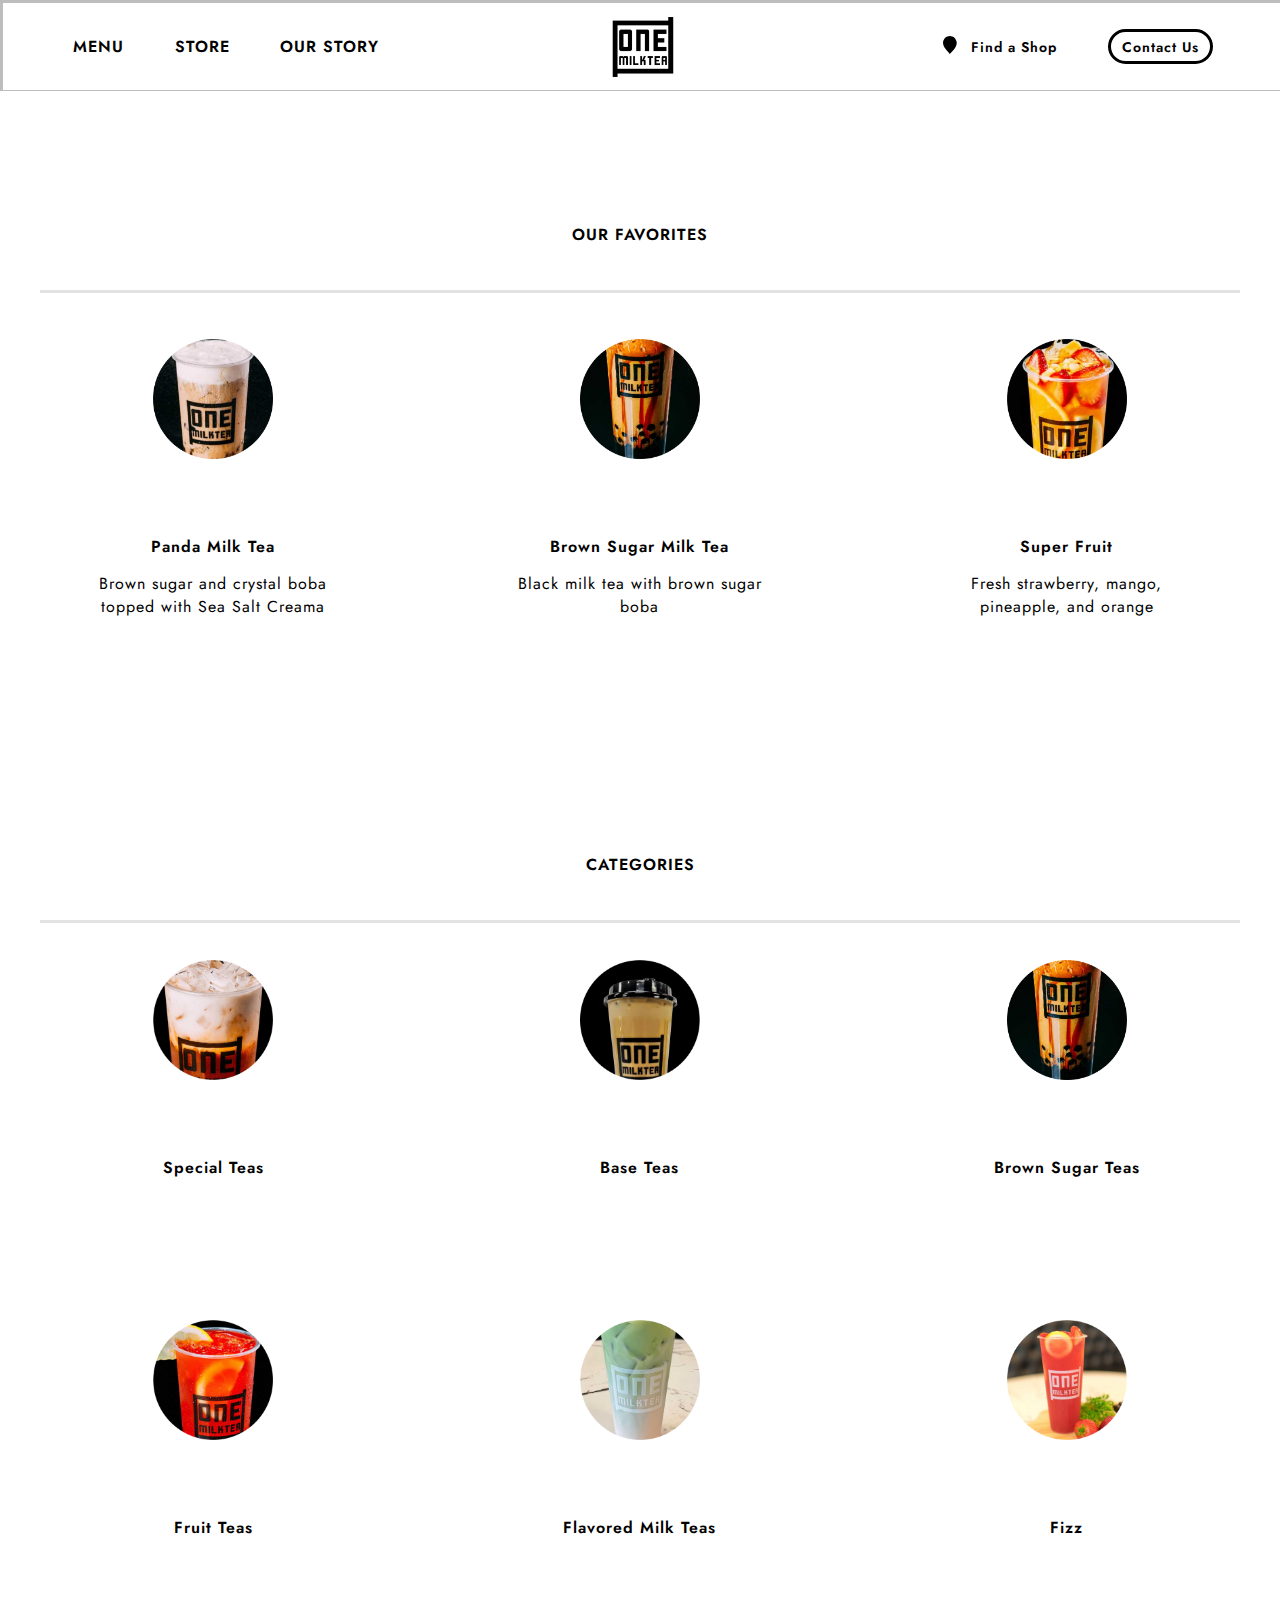
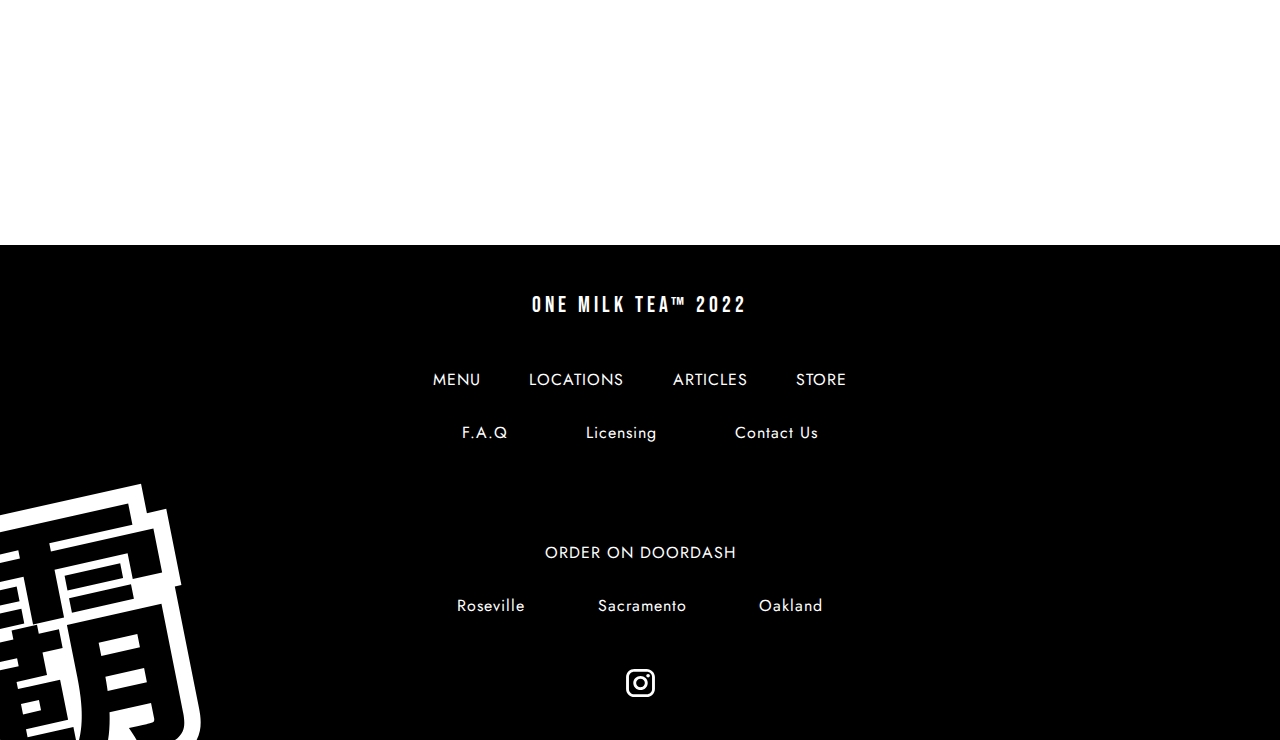
<file: index3.html>
<!DOCTYPE html>
<html>
      <head>
        <title>One Milk Tea</title>
        <link href="resources/CSS/style3.css" rel="stylesheet" type="text/css"">
        <meta name="viewport" content="width=device-width, initial-scale=1.0">
      </head>
      <body>
        <div class="navigation" id="navbar">
            <div class="section1">
                <div class="txt1" id="itm2">
                    <a href="#" class="text1" id="item2">MENU</a>
                </div>
                <div class="txt2" id="itm3">
                    <a href="#" class="text2" id="item3">STORE</a>
                </div>
                <div class="txt3" id="itm4">
                    <a href="#" class="text3" id="item4">OUR STORY</a>
                </div>
            </div>
            <div class="section2">
                <div class="lg1" id="itm1">
                    <a href="index2.html" class="logo1" id="item1">
                      <img src="resources/images/logo_black-d14f177cfa5c9575feeb1392cd0e9e81ec1a4f96631935bf5d6920b588e4ad4a 1.png" alt="logo" class="logo">
                    </a>
                </div>
            </div>
            <div class="section3" id="itm5">
                <a href="#" class="icon1" id="item5">
                    <svg width="14" height="18" viewBox="0 0 52 67" class="icon" fill="none" xmlns="http://www.w3.org/2000/svg">
                        <path fill-rule="evenodd" clip-rule="evenodd" d="M25.5093 66.7313C15.7506 56.011 -0.847326 40.7932 0.0337064 24.2395C1.47511 10.7815 12.3311 0.321899 25.5093 0.321899C38.6874 0.321899 49.5434 10.7815 50.9848 24.2395C51.5924 42.3143 36.5967 54.8211 25.5093 66.7313Z" fill="black"/>
                    </svg>                            
                </a>
                <div class="txt4" id="itm6">
                    <a href="#" class="text4" id="item6">Find a Shop</a>
                </div>
                <div class="btn1" id="itm7">
                    <button class="b1">
                        <a href="#" class="button1" id="item7">Contact Us</a>
                    </button>
                </div>
            </div>
        </div>
       <!--navbar-->
        <!--<div class="container1" id="container1">
            <div class="items1" id="items1">
                <button class="drinks" id="drinks">DRINKS</button>
            </div>
            <div class="items2" id="items2">
                <button class="food" id="food">FOOD</button>
            </div>
        </div>-->
        <div class="container12" id="container12">
            <div class="of" id="of">
                <h2 class="ourfav" id="ourfav">OUR FAVORITES</h2>
            </div>
        </div>
        <div class="container2" id="container2">
            <div class="column1" id="column1">
                <div class="element1" id="element1">
                    <img src="resources/images/drink1.png" alt="logo" class="drink1">
                </div>
                <div class="element2" id="element2">
                    <h2 class="pmt" id="pmt">Panda Milk Tea</h2>
                </div>
                <div class="element3" id="element3">
                    <p class="pmtdsc" id="pmtdsc">Brown sugar and crystal boba topped with Sea Salt Creama</p>
                </div>
            </div>
            <div class="column2" id="column2">
                <div class="element1a" id="element1a">
                    <img src="resources/images/drink2.png" alt="logo" class="drink1">
                </div>
                <div class="element2a" id="element2a">
                    <h2 class="bsmt" id="bsmt">Brown Sugar Milk Tea</h2>
                </div>
                <div class="element3a" id="element3a">
                    <p class="bsmtdsc" id="bsmtdsc">Black milk tea with brown sugar boba</p>
                </div>
            </div>
            <div class="column2" id="column3">
                <div class="element1a" id="element3a">
                    <img src="resources/images/drink3.png" alt="logo" class="drink1">
                </div>
                <div class="element2a" id="element3a">
                    <h2 class="bsmt" id="bsmt">Super Fruit</h2>
                </div>
                <div class="element3a" id="element3a">
                    <p class="bsmtdsc" id="bsmtdsc">Fresh strawberry, mango, pineapple, and orange</p>
                </div>
            </div>
        </div>
        <div class="container12" id="c1234">
            <div class="of" id="of">
                <h2 class="ourfav" id="ourfav">CATEGORIES</h2>
            </div>
        </div>
        <div class="container2" id="b1234">
            <div class="column1" id="column1">
                <div class="element1" id="element1">
                    <img src="resources/images/drink4.png" alt="logo" class="drink1">
                </div>
                <div class="element2" id="element2">
                    <h2 class="pmt" id="pmt">Special Teas</h2>
                </div>
                <div class="element3" id="element3">
                    <p class="pmtdsc" id="pmtdsc"></p>
                </div>
            </div>
            <div class="column2" id="column2">
                <div class="element1a" id="element1a">
                    <img src="resources/images/drink5.png" alt="logo" class="drink1">
                </div>
                <div class="element2a" id="element2a">
                    <h2 class="bsmt" id="bsmt">Base Teas</h2>
                </div>
                <div class="element3a" id="element3a">
                    <p class="bsmtdsc" id="bsmtdsc"></p>
                </div>
            </div>
            <div class="column2" id="column3">
                <div class="element1a" id="element3a">
                    <img src="resources/images/drink2.png" alt="logo" class="drink1">
                </div>
                <div class="element2a" id="element3a">
                    <h2 class="bsmt" id="bsmt">Brown Sugar Teas</h2>
                </div>
                <div class="element3a" id="element3a">
                    <p class="bsmtdsc" id="bsmtdsc"></p>
                </div>
            </div>
        </div>
        <div class="container2" id="d1234">
            <div class="column1" id="column1">
                <div class="element1" id="Drink7">
                    <img src="resources/images/drink7.png" alt="logo" class="drink1">
                </div>
                <div class="element2" id="element2">
                    <h2 class="pmt" id="pmt">Fruit Teas</h2>
                </div>
                <div class="element3" id="element3">
                    <p class="pmtdsc" id="pmtdsc"></p>
                </div>
            </div>
            <div class="column2" id="column2">
                <div class="element1a" id="element1a">
                    <img src="resources/images/drink9.png" alt="logo" class="drink1">
                </div>
                <div class="element2a" id="element2a">
                    <h2 class="bsmt" id="bsmt">Flavored Milk Teas</h2>
                </div>
                <div class="element3a" id="element3a">
                    <p class="bsmtdsc" id="bsmtdsc"></p>
                </div>
            </div>
            <div class="column2" id="column3">
                <div class="element1a" id="element3a">
                    <img src="resources/images/drink8.png" alt="logo" class="drink1">
                </div>
                <div class="element2a" id="element3a">
                    <h2 class="bsmt" id="bsmt">Fizz</h2>
                </div>
                <div class="element3a" id="element3a">
                    <p class="bsmtdsc" id="bsmtdsc"></p>
                </div>
            </div>
        </div>
        <!--footer-->
        <container class="footer" id="footer">
            <div class="section10" id="section10">
                <h2 class="omttm" id="omttm">ONE MILK TEA™ 2022</h2>
            </div>
            <div class="footerlinks" id="footerlinks">
                <div class="quicklinks1" id="quicklikns1">
                    <a href="#" class="link1" id="link1">MENU</a>
                    <a href="#" class="link2" id="link2">LOCATIONS</a>
                    <a href="#" class="link3" id="link3">ARTICLES</a>
                    <a href="#" class="link4" id="link4">STORE</a>
                </div>
                <div class="quicklinks2" id="quicklikns2">
                    <a href="#" class="link5" id="link5">F.A.Q</a>
                    <a href="#" class="link6" id="link6">Licensing</a>
                    <a href="#" class="link7" id="link7">Contact Us</a>
                </div>
                <div class="doordash" id="doordash">
                    <h2 class="ddsh" id="ddsh">ORDER ON DOORDASH</h2>
                </div>
                <div class="quicklinks3" id="quicklikns3">
                    <a href="#" class="link8" id="link8">Roseville</a>
                    <a href="#" class="link9" id="link9">Sacramento</a>
                    <a href="#" class="link10" id="link10">Oakland</a>
                </div>
            </div>
            <div class="instagram" id="instagram">
                <a href="#" class="inst" id="inst">
                    <svg width="35px" viewBox="0 0 152 147" fill="none" xmlns="http://www.w3.org/2000/svg">
                        <path d="M49.6891 12.9141H102.316C122.364 12.9141 138.653 28.7508 138.653 48.2422V99.4071C138.653 108.777 134.825 117.762 128.01 124.388C121.196 131.013 111.953 134.735 102.316 134.735H49.6891C29.6408 134.735 13.3516 118.898 13.3516 99.4071V48.2422C13.3516 38.8726 17.18 29.8867 23.9946 23.2614C30.8092 16.6361 40.0518 12.9141 49.6891 12.9141M48.436 25.0962C42.4543 25.0962 36.7175 27.4064 32.4877 31.5187C28.258 35.6309 25.8817 41.2084 25.8817 47.024V100.625C25.8817 112.746 35.9685 122.553 48.436 122.553H103.569C109.551 122.553 115.287 120.243 119.517 116.131C123.747 112.018 126.123 106.441 126.123 100.625V47.024C126.123 34.9028 116.036 25.0962 103.569 25.0962H48.436ZM108.894 34.2328C110.971 34.2328 112.963 35.0349 114.432 36.4628C115.9 37.8907 116.725 39.8273 116.725 41.8466C116.725 43.8659 115.9 45.8025 114.432 47.2304C112.963 48.6582 110.971 49.4604 108.894 49.4604C106.817 49.4604 104.825 48.6582 103.357 47.2304C101.888 45.8025 101.063 43.8659 101.063 41.8466C101.063 39.8273 101.888 37.8907 103.357 36.4628C104.825 35.0349 106.817 34.2328 108.894 34.2328ZM76.0024 43.3693C84.3104 43.3693 92.2782 46.578 98.1528 52.2895C104.027 58.001 107.328 65.7474 107.328 73.8246C107.328 81.9019 104.027 89.6483 98.1528 95.3597C92.2782 101.071 84.3104 104.28 76.0024 104.28C67.6944 104.28 59.7267 101.071 53.852 95.3597C47.9773 89.6483 44.677 81.9019 44.677 73.8246C44.677 65.7474 47.9773 58.001 53.852 52.2895C59.7267 46.578 67.6944 43.3693 76.0024 43.3693M76.0024 55.5515C71.0176 55.5515 66.237 57.4767 62.7122 60.9035C59.1874 64.3304 57.2072 68.9783 57.2072 73.8246C57.2072 78.671 59.1874 83.3188 62.7122 86.7457C66.237 90.1726 71.0176 92.0978 76.0024 92.0978C80.9872 92.0978 85.7679 90.1726 89.2927 86.7457C92.8175 83.3188 94.7977 78.671 94.7977 73.8246C94.7977 68.9783 92.8175 64.3304 89.2927 60.9035C85.7679 57.4767 80.9872 55.5515 76.0024 55.5515Z" fill="white"/>
                    </svg>
                </a>
            </div>
        </container>
        <container class="element" id="element">
            <div class="cftr" id="cftr">
                <svg width="215" viewBox="0 0 451 556" fill="none" xmlns="http://www.w3.org/2000/svg">
                  <g clip-path="url(#clip0_309_798)">
                    <path fill-rule="evenodd" clip-rule="evenodd" d="M-183.757 125.718L295.842 18.0995L308.185 80.0734L348.734 70.9743L380.581 230.881L366.694 233.997L417.654 489.875C420.592 504.629 422.501 520.726 419.309 536.527C415.747 554.153 406.553 568.244 393.186 579.322L392.674 579.747L392.146 580.152C368.614 598.215 336.285 605.923 303.052 612.819L273.267 619L264.08 590.073C262.867 586.254 260.583 581.232 257.726 575.827C254.562 589.891 250.095 603.749 243.965 617.016L229.222 648.918L198.029 634.558C194.344 632.862 185.925 630.016 175.342 627.213C164.98 624.468 155.39 622.515 149.99 621.891L106.369 616.851L114.57 658.034L-8.96971 685.755L-17.198 644.439L-122.183 667.997L-143.688 560.015L-123.691 555.528L-142.771 459.722L-160.547 463.711L-181.83 356.845L-177.386 355.848L-209.187 196.168L-171.415 187.692L-183.757 125.718ZM-134.394 196.709L38.3592 157.945L41.8062 175.253L-168.719 222.493L-150.372 314.616L-91.4915 301.404L-102.277 247.247L49.3674 213.219L69.3822 313.717L134.373 299.133L114.358 198.635L267.669 164.233L278.455 218.391L340.113 204.555L321.766 112.432L106.797 160.669L103.35 143.361L277.769 104.223L268.873 59.5572L-143.289 152.043L-134.394 196.709ZM274.79 229.129L144.809 258.296L150.925 289.003L280.906 259.837L274.79 229.129ZM140.375 314.702L161.502 420.783C162.203 424.307 162.902 427.906 163.585 431.571C165.616 442.467 167.51 453.949 168.931 465.778C169.111 467.275 169.283 468.779 169.447 470.287C170.132 476.581 170.673 482.963 171.02 489.397C171.339 495.299 171.496 501.245 171.452 507.208C171.444 508.377 171.427 509.548 171.403 510.718C171.305 515.435 171.077 520.158 170.7 524.875C170.602 526.107 170.493 527.339 170.374 528.57C169.898 533.494 169.254 538.407 168.421 543.294C167.817 546.839 167.113 550.37 166.301 553.881C165.142 558.897 163.762 563.873 162.139 568.792C162.102 568.902 162.066 569.012 162.029 569.122C159.97 575.315 157.524 581.415 154.642 587.389C157.894 587.765 161.791 588.409 166.038 589.248C173.123 590.647 181.179 592.587 188.827 594.718C191.135 595.361 193.405 596.021 195.6 596.689C202.171 598.689 208.071 600.76 212.285 602.644C212.48 602.732 212.672 602.819 212.86 602.905C217.711 592.409 221.361 581.244 224.018 569.654C226.71 557.911 228.383 545.732 229.252 533.373C229.258 533.295 229.263 533.218 229.269 533.14C229.959 523.208 230.132 513.161 229.899 503.131C229.857 501.296 229.801 499.462 229.732 497.63L316.828 478.086L323.277 510.469C323.383 511.002 323.463 511.509 323.515 511.992C324.005 516.563 321.975 518.927 315.946 520.28C314.167 520.852 311.106 521.661 307.186 522.611C297.89 524.863 283.759 527.913 270.397 530.501C276.628 538.99 283.993 550.695 289.658 561.889C292.682 567.864 295.222 573.694 296.847 578.81C331.398 571.64 355.616 565.039 371.724 552.676C386.981 540.031 389.22 524.612 384.122 498.392C384.061 498.077 383.999 497.76 383.935 497.441L338.679 270.204L140.375 314.702ZM206.929 351.679L288.029 333.481L293.588 361.397L212.489 379.595L206.929 351.679ZM221.046 423.17C222.78 432.737 224.404 442.741 225.78 453.021L308.155 434.537L302.262 404.946L221.046 423.17ZM161.971 568.829L153.965 528.63L57.8679 550.193L54.5321 533.444L142.853 513.625L126.062 429.319L37.7418 449.137L34.7396 434.062L98.6192 419.728L89.1678 372.271L131.384 362.798L123.6 323.715L81.3842 333.188L77.6036 314.205L24.2781 326.171L28.0586 345.154L-45.8195 361.732L-49.6001 342.749L-100.148 354.091L-96.3678 373.074L-141.361 383.17L-133.578 422.253L-88.5842 412.157L-79.1328 459.614L-21.3634 446.651L-18.3611 461.726L-103.349 480.797L-86.5586 565.103L-1.57089 546.033L1.76491 562.782L-103.22 586.34L-95.2139 626.539L9.77085 602.982L17.9992 644.298L74.1022 631.709L65.8738 590.393L161.971 568.829ZM48.3052 502.178L86.0775 493.702L81.741 471.927L43.9687 480.403L48.3052 502.178ZM-38.036 400.814L-34.7002 417.564L39.178 400.986L35.8422 384.237L-38.036 400.814ZM-45.0146 523.118L-7.79774 514.767L-12.1343 492.992L-49.3511 501.343L-45.0146 523.118ZM-77.3754 340.232L50.9393 311.439L44.8237 280.731L-83.491 309.524L-77.3754 340.232ZM41.0436 264.665L34.928 233.957L-80.6108 259.883L-74.4952 290.591L41.0436 264.665ZM258.234 215.929L252.119 185.221L135.469 211.396L141.585 242.104L258.234 215.929Z" fill="white"/>
                  </g>
                    <defs>
                        <clipPath id="clip0_309_798">
                            <rect width="451" height="556" fill="white"/>
                        </clipPath>
                    </defs>
                </svg>
            </div>
        </container>
        <script>
    /*window.addEventListener('scroll', function(e) {
      const target = document.querySelectorAll('.scroll');
      var index = 0, length = target.length;
      for (index; index < length; index++) {
          var pos = window.pageYOffset * target[index].dataset.rate;

          if(target[index].dataset.direction === 'vertical') {
              target[index].style.transform = 'translate3d(0px,'+pos+'px, 0px)';
          } else {
              var posX = window.pageYOffset * target[index].dataset.ratex;
              var posY = window.pageYOffset * target[index].dataset.ratey;
              
              target[index].style.transform = 'translate3d('+posX+'px, '+posY+'px, 0px)';
          }
      }
      });
      function change () {
            var get = document.querySelector(".desktop1");
	              get.classList.toggle("yellow")
            var home = document.querySelector(".desktop2");
	              home.classList.toggle("yellow")
      }*/
        </script>
      </body>
</html>
</file>
<file: Home/resources/CSS/style2.css>
@import url('https://fonts.googleapis.com/css2?family=Jost:wght@400&display=swap');
@import url('https://fonts.googleapis.com/css2?family=Crimson+Text&family=Jost:wght@200;300&display=swap');
@import url('https://fonts.googleapis.com/css2?family=Bebas+Neue&family=Crimson+Text&family=Jost:wght@200;300&display=swap');

BODY::-webkit-scrollbar
{
all:unset;
}

BODY::-webkit-scrollbar-button
{
display:block;
background-color:ButtonFace;
box-shadow:inset 0px 0px 0px 20px rgba(255,255,255,0.3);
height: auto;
width: initial;
background-position: center 5px;
background-size:9px 7px;
image-rendering: pixelated;
background-repeat:no-repeat;
}

BODY::-webkit-scrollbar-button:hover
{
box-shadow:inset 0px 0px 0px 20px rgba(128,128,128,0.5);
}

BODY::-webkit-scrollbar-button:active
{
box-shadow:inset 0px 0px 0px 20px rgba(128,128,128,0.7);
}

BODY::-webkit-scrollbar-button:vertical:start:increment,
BODY::-webkit-scrollbar-button:vertical:end:decrement
{
display:none;
}

BODY::-webkit-scrollbar-button:vertical:decrement
{
background-image: url("data:image/svg+xml;utf8,<svg xmlns='http://www.w3.org/2000/svg' width='100' height='100' fill='ButtonText'><polygon points='50,00 0,50 100,50'/></svg>");
}

BODY::-webkit-scrollbar-button:vertical:increment
{
background-position: center 6px;
background-image: url("data:image/svg+xml;utf8,<svg xmlns='http://www.w3.org/2000/svg' width='100' height='100' fill='ButtonText'><polygon points='0,0 100,0 50,50'/></svg>");
}

BODY::-webkit-scrollbar-thumb
{
background-color:ButtonFace;
box-shadow:inset 0px 0px 0px 20px rgba(122, 122, 122, 0.3);
border-left:1px solid rgba(255,255,255,0.3);
border-right:1px solid rgba(255,255,255,0.3);
}

BODY::-webkit-scrollbar-thumb:hover
{
box-shadow:inset 0px 0px 0px 20px rgba(128,128,128,0.5);
}

BODY::-webkit-scrollbar-thumb:active
{
box-shadow:inset 0px 0px 0px 20px rgba(128,128,128,0.7);
}

BODY::-webkit-scrollbar-track
{
background-color:ButtonFace;
box-shadow:inset 0px 0px 0px 20px rgba(255,255,255,0.3);
}

body {
    margin: 0;
    overflow-x: hidden;
    overflow-y:visible;
}

.navigation {
    position: fixed;
    display: grid;
    height: 87px;
    width: 100%;
    grid-template-columns: 45% 10% 45%;
    background-color: rgb(255, 255, 255);
    border-bottom: .5px;
    border-style: solid;
    border-color: rgb(189, 189, 189);
    right: 0px;
    left: 0px;
    z-index: 50;
}

.section1 {
    display: inline-flex;
    grid-column-start: 1;
    align-items: center;
    padding: 0px 0px 0px 70px;
}

.section2 {
    display: flex;
    grid-column-start: 2;
    justify-content: center;
    align-items: center;
    padding: 0px 0px 0px 0px;
}

.section3 {
    display: flex;
    justify-content: flex-end;
    align-items: center;
    grid-column-start: 3;
    padding: 0px 70px 0px 0px;
}

.logo {
    height: 60px;
}

.logo1 {
    display: flex;
    justify-content: flex-start;
}

.txt1, .txt2, .txt3 {
    font-family: jost;
    font-weight: 600;
    font-size: 16px;
    letter-spacing: 1px;
    padding-right: 10%;
}

a {
    text-decoration: none;
    color: rgb(0, 0, 0);
}

.txt4 {
    font-family: jost;
    font-weight: 600;
    font-size: 14px;
    letter-spacing: 1px;
    padding-left: .9rem;
}

.btn1 {
    padding-left: 10%;
}

.b1 {
    background-color: rgb(255, 255, 255);
    font-family: jost;
    font-weight: 600;
    font-size: 14px;
    letter-spacing: 1px;
    border-radius: 90px;
    border-style: solid;
    border-width: 3px;
    border-color: black;
    width: 105px;
    height: 35px;
    color: rgb(255, 255, 255);
}

.gradient {
    height: 120vh;
    width: 100%;
}

.text3 {
    transition: all 0.2s ease 0s;
}

.text3:hover {
    text-decoration: none;
    color: #00ccff;
}

.text1 {
    transition: all 0.2s ease 0s;
}

.text1:hover {
    text-decoration: none;
    color: #00ccff;
}

.text2 {
    transition: all 0.2s ease 0s;
}

.text2:hover {
    text-decoration: none;
    color: #00ccff;
}
/*NAVBAR CSS*/

.container0 {
    position: absolute;
    width: 100%;
    height: 100vh;
    display: grid;
    align-items: center;
    z-index: 2;
    grid-template-rows: 40% 60%;
    grid-template-columns: 5% 90% 5%;
}

.heroimg0 {
    display: grid;
    grid-column-start: 1;
    justify-content: flex-start;
}

.soda{
    width: 36vw;
    opacity: 70%;
}

.heroimg1 {
    display: grid;
    grid-column-start: 2;
    justify-content: flex-end;
}

.scroll {
    width: 33vw;
    opacity: 70%;
}

.herotext1 {
    grid-row-start: 2;
    grid-column-start: 2;
}

.intro1 {
    display: flex;
    justify-content: center;
    align-items: center;
    font-family: Bebas Neue;
    font-size: 66px;
    font-weight: lighter;
    letter-spacing: 4px;
    text-align: center;
    margin: 0px;
}


.htext1 {
    display: flex;
    justify-content: center;
    text-align: center;
    font-family: jost;
    font-weight: 400;
    font-size: 18px;
    letter-spacing: 1px;
    margin: 18px 5px;
}

.btn2 {
    display: flex;
    justify-content: center;
}

.b2 {
    background-color: rgb(0 0 0);
    font-family: jost;
    font-weight: 600;
    font-size: 14px;
    letter-spacing: 1px;
    border-radius: 90px;
    border-style: solid;
    border-width: 3px;
    border-color: black;
    width: 125px;
    height: 43px;
    color: rgb(255, 255, 255);
    margin: 15px 0px 0px 0px;
}

.button2 {
    color: white;
}

.container1 {
    position: fixed;
    display: grid;
    height: 100vh;
    width: 100%;
    grid-template-columns: 40% 60%;
    background-image: linear-gradient(to bottom right, rgb(221, 255, 129) , rgb(158, 252, 208) , rgb(133, 255, 141));
    z-index: 0;
}

/*.lg2 {
    display: grid;
    grid-column-start: 2;
}


.blg1 {
    position: fixed;
    height: 760px;
    top: -35px;
    left: 700px;
}*/


.container2 {
    position: absolute;
    display: grid;
    top: 100vh;
    height: 100vh;
    width: 100%;
    grid-template-columns: 25% 50% 25%;
    grid-template-rows: 15% 85%;
    background-color: white;
    z-index: 1;
}

.recommended1 {
    display: grid;
    grid-column-start: 2;
    grid-row-start: 1;
}

.rtext1 {
    display: flex;
    justify-content: center;
    align-items: flex-end;
    font-family: Bebas Neue;
    font-size: 36px;
    font-weight: lighter;
    letter-spacing: 4px;
    text-align: center;
    margin: 0px;
    padding: 0px 0px 15px 0px;
}

.card1 {
    display: grid;
    grid-column-start: 2;
    grid-template-rows: 50.33% 16.33% 13.33% 20%;
}

#dscrpt1 {
    align-items: center;
    padding: 0px 38px;
    margin: 0px;
}

.htext50 {
    margin: 7px;
    justify-content: center;
    align-items: flex-end;
    font-weight: bolder;
    font-size: 20px;
    display: flex;
    text-align: center;
    font-family: jost;
    letter-spacing: 1px;
}

.bimcard1 {
    display: flex;
    justify-content: center;
    align-items: flex-end;
}

.bobapic1 {
    width: 265px;
}

.bobapic1 {
    transition: all 0.2s ease 0s;
}

.bobapic1:hover {
    width: 290px;
}

.characters1 {
    display: grid;
    grid-row-start: 2;
    padding-top: 37px;
}

.ctxt1 {
    display: flex;
    align-items: center;
    padding-left: 70px;
    font-size: 94px;
    margin-bottom: 200px;
    margin-top: 19px;
    letter-spacing: 53px;
}

.characters2 {
    display: grid;
    padding-top: 37px;
    grid-row-start: 2;
    grid-column-start: 3;
    justify-content: flex-end;

}

.chtxt2 {
    display: flex;
    align-items: center;
    justify-content: flex-end;
    padding-right: 17px;
    font-size: 94px;
    margin-bottom: 200px;
    margin-top: 19px;
    text-align: right;
    letter-spacing: 53px;
}

.container3 {
    position: absolute;
    top: 200vh;
    display: grid;
    height: 100vh;
    width: 100%;
    grid-template-columns: 20% 60% 20%;
    grid-template-rows: 22% 78%;
    background-color: rgb(255, 255, 255);
    z-index: 1;
}

.ourmission1 {
    display: grid;
    grid-row-start: 1;
    grid-column-start: 2;
    justify-content: center;
}
.otext1 {
    display: flex;
    justify-content: center;
    align-items: flex-end;
    font-family: Bebas Neue;
    font-size: 36px;
    font-weight: lighter;
    letter-spacing: 4px;
    text-align: center;
    margin: 0px;
    padding: 0px;
}

.characters3 {
    display: grid;
    justify-content: center;
}

.cim1 {
    display: flex;
    justify-content: center;
    align-items: center;
    width: 500px;
    padding-top: 70px;
}

#dscrpt2 {
    margin: 0px;
}

.card2 {
    display: grid;
    grid-column-start: 2;
    align-items: center;
    grid-template-rows: 60% 40%;
}

.footer {
    position: absolute;
    top: 300vh;
    display: grid;
    height: 55vh;
    width: 100%;
    grid-template-columns: 30% 40% 30%;
    grid-template-rows: 15% 70% 15%;
    background-color: rgb(0, 0, 0);
    z-index: 1;
}

.section10 {
    display: grid;
    grid-column-start: 2;
    justify-content: center;
}
.omttm {
    display: flex;
    justify-content: center;
    align-items: flex-end;
    font-family: Bebas Neue;
    font-size: 22px;
    font-weight: lighter;
    letter-spacing: 4px;
    text-align: center;
    margin: 0px;
    padding: 0px;
    color: white;
}

.footerlinks {
    display: grid;
    grid-column-start: 2;
    grid-row-start: 2;
    grid-template-rows: 25% 25% 25% 25%;
}

.quicklinks1, .quicklinks2 {
    display: flex;
    justify-content: space-evenly;
}

.quicklinks1 {
    align-items: flex-end;
    padding-bottom: 15px;
}

.quicklinks2 {
    align-items: flex-start;
    padding-top: 15px;
}

.link1, .link2, .link3, 
.link4, .link5, .link6, 
.link7 {
    color: white;
    font-family: jost;
    font-weight: 400;
    font-size: 16px;
    letter-spacing: 1px;
}

.doordash {
    display: flex;
    grid-row-start: 3;
    align-items: flex-end;
    justify-content: center;
    padding-bottom: 15px;
}

.ddsh {
    color: white;
    font-family: jost;
    font-weight: 400;
    font-size: 16px;
    letter-spacing: 1px;
    margin: 0px;
}

.quicklinks3 {
    display: flex;
    grid-row-start: 4;
    align-items: flex-start;
    justify-content: space-evenly;
    padding-top: 15px;
}

.link8, .link9, .link10 {
    color: white;
    font-family: jost;
    font-weight: 400;
    font-size: 16px;
    letter-spacing: 1px;
    margin: 0px;
}

.instagram {
    display: flex;
    grid-row-start: 3;
    grid-column-start: 2;
    align-items: flex-start;
    justify-content: center;
}

.inst {
    margin: 0px;
}

.element {
        position: absolute;
        top: 300vh;
        display: grid;
        height: 55vh;
        width: 30%;
        grid-template-columns: 100%;
        grid-template-rows: 100%;
        background-color: rgba(0, 0, 0, 0);
        z-index: 2;
}

.cftr {
    display: flex;
    justify-content: flex-start;
    align-items: flex-end;
}

.b2 {
    transition: all 0.2s ease 0s;
}

.b2:hover {
    background-color: #00ccff;
    border-color: #00ccff;
}

.b1 {
    transition: all 0.2s ease 0s;
}

.b1:hover {
    background-color: #00ccff;
    border-color: #00ccff;
}
</file>
<file: Menu/resources/CSS/style3.css>
@import url('https://fonts.googleapis.com/css2?family=Jost:wght@400&display=swap');
@import url('https://fonts.googleapis.com/css2?family=Crimson+Text&family=Jost:wght@200;300&display=swap');
@import url('https://fonts.googleapis.com/css2?family=Bebas+Neue&family=Crimson+Text&family=Jost:wght@200;300&display=swap');

BODY::-webkit-scrollbar
{
all:unset;
}

BODY::-webkit-scrollbar-button
{
display:block;
background-color:ButtonFace;
box-shadow:inset 0px 0px 0px 20px rgba(255,255,255,0.3);
height: auto;
width: initial;
background-position: center 5px;
background-size:9px 7px;
image-rendering: pixelated;
background-repeat:no-repeat;
}

BODY::-webkit-scrollbar-button:hover
{
box-shadow:inset 0px 0px 0px 20px rgba(128,128,128,0.5);
}

BODY::-webkit-scrollbar-button:active
{
box-shadow:inset 0px 0px 0px 20px rgba(128,128,128,0.7);
}

BODY::-webkit-scrollbar-button:vertical:start:increment,
BODY::-webkit-scrollbar-button:vertical:end:decrement
{
display:none;
}

BODY::-webkit-scrollbar-button:vertical:decrement
{
background-image: url("data:image/svg+xml;utf8,<svg xmlns='http://www.w3.org/2000/svg' width='100' height='100' fill='ButtonText'><polygon points='50,00 0,50 100,50'/></svg>");
}

BODY::-webkit-scrollbar-button:vertical:increment
{
background-position: center 6px;
background-image: url("data:image/svg+xml;utf8,<svg xmlns='http://www.w3.org/2000/svg' width='100' height='100' fill='ButtonText'><polygon points='0,0 100,0 50,50'/></svg>");
}

BODY::-webkit-scrollbar-thumb
{
background-color:ButtonFace;
box-shadow:inset 0px 0px 0px 20px rgba(122, 122, 122, 0.3);
border-left:1px solid rgba(255,255,255,0.3);
border-right:1px solid rgba(255,255,255,0.3);
}

BODY::-webkit-scrollbar-thumb:hover
{
box-shadow:inset 0px 0px 0px 20px rgba(128,128,128,0.5);
}

BODY::-webkit-scrollbar-thumb:active
{
box-shadow:inset 0px 0px 0px 20px rgba(128,128,128,0.7);
}

BODY::-webkit-scrollbar-track
{
background-color:ButtonFace;
box-shadow:inset 0px 0px 0px 20px rgba(255,255,255,0.3);
}

body {
    margin: 0;
    overflow-x: hidden;
    overflow-y:visible;
}


.navigation {
    position: fixed;
    display: grid;
    height: 87px;
    width: 100%;
    grid-template-columns: 45% 10% 45%;
    background-color: rgb(255, 255, 255);
    border-bottom: .5px;
    border-style: solid;
    border-color: rgb(189, 189, 189);
    right: 0px;
    left: 0px;
    z-index: 50;
}

.section1 {
    display: inline-flex;
    grid-column-start: 1;
    align-items: center;
    padding: 0px 0px 0px 70px;
}

.section2 {
    display: flex;
    grid-column-start: 2;
    justify-content: center;
    align-items: center;
    padding: 0px 0px 0px 0px;
}

.section3 {
    display: flex;
    justify-content: flex-end;
    align-items: center;
    grid-column-start: 3;
    padding: 0px 70px 0px 0px;
}

.logo {
    height: 60px;
}

.logo1 {
    display: flex;
    justify-content: flex-start;
}

.txt1, .txt2, .txt3 {
    font-family: jost;
    font-weight: 600;
    font-size: 16px;
    letter-spacing: 1px;
    padding-right: 10%;
}

a {
    text-decoration: none;
    color: rgb(0, 0, 0);
}

.txt4 {
    font-family: jost;
    font-weight: 600;
    font-size: 14px;
    letter-spacing: 1px;
    padding-left: .9rem;
}

.btn1 {
    padding-left: 10%;
}

.b1 {
    background-color: rgb(255, 255, 255);
    font-family: jost;
    font-weight: 600;
    font-size: 14px;
    letter-spacing: 1px;
    border-radius: 90px;
    border-style: solid;
    border-width: 3px;
    border-color: black;
    width: 105px;
    height: 35px;
    color: rgb(255, 255, 255);
}

.gradient {
    height: 120vh;
    width: 100%;
}

.text3 {
    transition: all 0.2s ease 0s;
}

.text3:hover {
    text-decoration: none;
    color: #00ccff;
}

.text1 {
    transition: all 0.2s ease 0s;
}

.text1:hover {
    text-decoration: none;
    color: #00ccff;
}

.text2 {
    transition: all 0.2s ease 0s;
}

.text2:hover {
    text-decoration: none;
    color: #00ccff;
}
/*NAVBAR CSS*/






.container1 {
    position: absolute;
    display: grid;
    height: 25vh;
    width: 100%;
    grid-template-columns: 40% 20% 40%;
    grid-template-rows: 50% 50%;
    background-color: rgb(255, 255, 255);
    z-index: 1;
}

.items1, .items2 {
    display: grid;
    grid-row-start: 2;
    grid-column-start: 2;
    align-items: center;
}

#items2 {
    justify-content: flex-end;
}

.food {
    display: flex;
    justify-content: center;
    align-items: center;
    width: 60px;
    height: 23px;
    font-family: bebas neue;
    letter-spacing: .5px;
    font-size: 22px;
    border-color: #ffffff00;
    background-color: #ffffff00;
    margin-right: 30px;
}


.drinks {
    display: flex;
    justify-content: center;
    align-items: center;
    width: 60px;
    height: 23px;
    font-family: bebas neue;
    letter-spacing: .5px;
    font-size: 22px;
    border-color: #ffffff00;
    background-color: #ffffff00;
    color: rgb(0, 204, 255);
    text-decoration: underline;
    margin-left: 30px;
}

.container12 {
    top: 20vh;
    position: absolute;
    display: grid;
    height: 25vh;
    width: 100%;
    /* grid-template-columns: 33.3333% 33.3333% 33.3333%; */
    grid-template-rows: 50% 50%;
    background-color: rgb(255, 255, 255);
    z-index: 1;
    justify-content: center;
}

.of {
    display: grid;
    grid-row-start: 1;
    justify-content: center;
    align-items: center;
    border-style: solid;
    border-top: 0px;
    width: 1200px;
    border-left: 0px;
    border-right: 0px;
    border-color: #e3e3e3;
}

.container2 {
    top: 36vh;
    position: absolute;
    display: grid;
    height: 55vh;
    width: 100%;
    grid-template-columns: 33.3333% 33.3333% 33.3333%;
    background-color: rgb(255, 255, 255);
    z-index: 1;
}

.element1, .element1a {
    padding-top: 15px;
}
/*column1*/
.column1 {
    display: grid;
    grid-column-start: 1;
    grid-template-rows: 40% 10% 50%;
}

.element1 {
    display: flex;
    grid-row-start: 1;
    justify-content: center;
    align-items: flex-start;
}

.drink1 {
    width: 134px;
    margin: 0px;
}

.element2 { 
    display: flex;
    grid-row-start: 2;
    justify-content: center;
    align-items: center;
}

.pmt {
    text-align: center;
    margin: 0px;
}

.element3 { 
    display: flex;
    grid-row-start: 3;
    justify-content: center;
    align-items: flex-start;
}

.pmtdsc {
    text-align: center;
    margin: 0px;
}
/*column2*/
.column2 {
    display: grid;
    grid-column-start: 2;
    grid-template-rows: 40% 10% 50%;
}

.element1a {
    display: flex;
    grid-row-start: 1;
    justify-content: center;
    align-items: flex-start;
}

.drink2 {
    width: 120px;
    margin: 0px;
}

.element2a { 
    display: flex;
    grid-row-start: 2;
    justify-content: center;
    align-items: center;
}

.bsmt {
    text-align: center;
    margin: 0px;
}

.element3a { 
    display: flex;
    grid-row-start: 3;
    justify-content: center;
    align-items: flex-start;
}

.bsmtdsc {
    text-align: center;
    margin: 0px;
}

#column3 {
    grid-column-start: 3;
}

#c1234 {
    top: 90vh;
    background-color: transparent;
}

.pmtdsc, .bsmtdsc {
    padding: 0px 79px;
}

#b1234 {
    top: 105vh;
}

#d1234 {
    top: 145vh;
}

/*footer*/
.footer {
    position: absolute;
    top: 205vh;
    display: grid;
    height: 55vh;
    width: 100%;
    grid-template-columns: 30% 40% 30%;
    grid-template-rows: 15% 70% 15%;
    background-color: rgb(0, 0, 0);
    z-index: 1;
}

.section10 {
    display: grid;
    grid-column-start: 2;
    justify-content: center;
}
.omttm {
    display: flex;
    justify-content: center;
    align-items: flex-end;
    font-family: Bebas Neue;
    font-size: 22px;
    font-weight: lighter;
    letter-spacing: 4px;
    text-align: center;
    margin: 0px;
    padding: 0px;
    color: white;
}

.footerlinks {
    display: grid;
    grid-column-start: 2;
    grid-row-start: 2;
    grid-template-rows: 25% 25% 25% 25%;
}

.quicklinks1, .quicklinks2 {
    display: flex;
    justify-content: space-evenly;
}

.quicklinks1 {
    align-items: flex-end;
    padding-bottom: 15px;
}

.quicklinks2 {
    align-items: flex-start;
    padding-top: 15px;
}

.link1, .link2, .link3, 
.link4, .link5, .link6, 
.link7 {
    color: white;
    font-family: jost;
    font-weight: 400;
    font-size: 16px;
    letter-spacing: 1px;
}

.doordash {
    display: flex;
    grid-row-start: 3;
    align-items: flex-end;
    justify-content: center;
    padding-bottom: 15px;
}

.ddsh {
    color: white;
    font-family: jost;
    font-weight: 400;
    font-size: 16px;
    letter-spacing: 1px;
    margin: 0px;
}

.quicklinks3 {
    display: flex;
    grid-row-start: 4;
    align-items: flex-start;
    justify-content: space-evenly;
    padding-top: 15px;
}

.link8, .link9, .link10 {
    color: white;
    font-family: jost;
    font-weight: 400;
    font-size: 16px;
    letter-spacing: 1px;
    margin: 0px;
}

.instagram {
    display: flex;
    grid-row-start: 3;
    grid-column-start: 2;
    align-items: flex-start;
    justify-content: center;
}

.inst {
    margin: 0px;
}

.element {
        position: absolute;
        top: 205vh;
        display: grid;
        height: 55vh;
        width: 30%;
        grid-template-columns: 100%;
        grid-template-rows: 100%;
        background-color: rgba(0, 0, 0, 0);
        z-index: 2;
}

.cftr {
    display: flex;
    justify-content: flex-start;
    align-items: flex-end;
}

h2 {
    font-family: jost;
    font-weight: 600;
    font-size: 16px;
    letter-spacing: 1px;
    padding-right: 10%;
}

h2 {
    padding: 0px;
}

p {
    font-family: jost;
    font-weight: 400;
    font-size: 16px;
    letter-spacing: 1px;
    padding-right: 10%;
}

.drink1 {
    transition: all 0.2s ease 0s;
}

.drink1:hover {
    width: 130px;
    cursor: pointer;
    filter: brightness(50%);
}

.pmt {
    transition: all 0.2s ease 0s;
}

.pmt:hover {
    cursor: pointer;
    color: #00ccff;
    font-size: 18px;
}

.bsmt {
    transition: all 0.2s ease 0s;
}

.bsmt:hover {
    cursor: pointer;
    color: #00ccff;
    font-size: 18px;
}

.b1 {
    transition: all 0.2s ease 0s;
}

.b1:hover {
    background-color: #00ccff;
    border-color: #00ccff;
}
</file>
<file: resources/CSS/style3.css>
@import url('https://fonts.googleapis.com/css2?family=Jost:wght@400&display=swap');
@import url('https://fonts.googleapis.com/css2?family=Crimson+Text&family=Jost:wght@200;300&display=swap');
@import url('https://fonts.googleapis.com/css2?family=Bebas+Neue&family=Crimson+Text&family=Jost:wght@200;300&display=swap');

BODY::-webkit-scrollbar
{
all:unset;
}

BODY::-webkit-scrollbar-button
{
display:block;
background-color:ButtonFace;
box-shadow:inset 0px 0px 0px 20px rgba(255,255,255,0.3);
height: auto;
width: initial;
background-position: center 5px;
background-size:9px 7px;
image-rendering: pixelated;
background-repeat:no-repeat;
}

BODY::-webkit-scrollbar-button:hover
{
box-shadow:inset 0px 0px 0px 20px rgba(128,128,128,0.5);
}

BODY::-webkit-scrollbar-button:active
{
box-shadow:inset 0px 0px 0px 20px rgba(128,128,128,0.7);
}

BODY::-webkit-scrollbar-button:vertical:start:increment,
BODY::-webkit-scrollbar-button:vertical:end:decrement
{
display:none;
}

BODY::-webkit-scrollbar-button:vertical:decrement
{
background-image: url("data:image/svg+xml;utf8,<svg xmlns='http://www.w3.org/2000/svg' width='100' height='100' fill='ButtonText'><polygon points='50,00 0,50 100,50'/></svg>");
}

BODY::-webkit-scrollbar-button:vertical:increment
{
background-position: center 6px;
background-image: url("data:image/svg+xml;utf8,<svg xmlns='http://www.w3.org/2000/svg' width='100' height='100' fill='ButtonText'><polygon points='0,0 100,0 50,50'/></svg>");
}

BODY::-webkit-scrollbar-thumb
{
background-color:ButtonFace;
box-shadow:inset 0px 0px 0px 20px rgba(122, 122, 122, 0.3);
border-left:1px solid rgba(255,255,255,0.3);
border-right:1px solid rgba(255,255,255,0.3);
}

BODY::-webkit-scrollbar-thumb:hover
{
box-shadow:inset 0px 0px 0px 20px rgba(128,128,128,0.5);
}

BODY::-webkit-scrollbar-thumb:active
{
box-shadow:inset 0px 0px 0px 20px rgba(128,128,128,0.7);
}

BODY::-webkit-scrollbar-track
{
background-color:ButtonFace;
box-shadow:inset 0px 0px 0px 20px rgba(255,255,255,0.3);
}

body {
    margin: 0;
    overflow-x: hidden;
    overflow-y:visible;
}


.navigation {
    position: fixed;
    display: grid;
    height: 87px;
    width: 100%;
    grid-template-columns: 45% 10% 45%;
    background-color: rgb(255, 255, 255);
    border-bottom: .5px;
    border-style: solid;
    border-color: rgb(189, 189, 189);
    right: 0px;
    left: 0px;
    z-index: 50;
}

.section1 {
    display: inline-flex;
    grid-column-start: 1;
    align-items: center;
    padding: 0px 0px 0px 70px;
}

.section2 {
    display: flex;
    grid-column-start: 2;
    justify-content: center;
    align-items: center;
    padding: 0px 0px 0px 0px;
}

.section3 {
    display: flex;
    justify-content: flex-end;
    align-items: center;
    grid-column-start: 3;
    padding: 0px 70px 0px 0px;
}

.logo {
    height: 60px;
}

.logo1 {
    display: flex;
    justify-content: flex-start;
}

.txt1, .txt2, .txt3 {
    font-family: jost;
    font-weight: 600;
    font-size: 16px;
    letter-spacing: 1px;
    padding-right: 10%;
}

a {
    text-decoration: none;
    color: rgb(0, 0, 0);
}

.txt4 {
    font-family: jost;
    font-weight: 600;
    font-size: 14px;
    letter-spacing: 1px;
    padding-left: .9rem;
}

.btn1 {
    padding-left: 10%;
}

.b1 {
    background-color: rgb(255, 255, 255);
    font-family: jost;
    font-weight: 600;
    font-size: 14px;
    letter-spacing: 1px;
    border-radius: 90px;
    border-style: solid;
    border-width: 3px;
    border-color: black;
    width: 105px;
    height: 35px;
    color: rgb(255, 255, 255);
}

.gradient {
    height: 120vh;
    width: 100%;
}

.text3 {
    transition: all 0.2s ease 0s;
}

.text3:hover {
    text-decoration: none;
    color: #00ccff;
}

.text1 {
    transition: all 0.2s ease 0s;
}

.text1:hover {
    text-decoration: none;
    color: #00ccff;
}

.text2 {
    transition: all 0.2s ease 0s;
}

.text2:hover {
    text-decoration: none;
    color: #00ccff;
}
/*NAVBAR CSS*/






.container1 {
    position: absolute;
    display: grid;
    height: 25vh;
    width: 100%;
    grid-template-columns: 40% 20% 40%;
    grid-template-rows: 50% 50%;
    background-color: rgb(255, 255, 255);
    z-index: 1;
}

.items1, .items2 {
    display: grid;
    grid-row-start: 2;
    grid-column-start: 2;
    align-items: center;
}

#items2 {
    justify-content: flex-end;
}

.food {
    display: flex;
    justify-content: center;
    align-items: center;
    width: 60px;
    height: 23px;
    font-family: bebas neue;
    letter-spacing: .5px;
    font-size: 22px;
    border-color: #ffffff00;
    background-color: #ffffff00;
    margin-right: 30px;
}


.drinks {
    display: flex;
    justify-content: center;
    align-items: center;
    width: 60px;
    height: 23px;
    font-family: bebas neue;
    letter-spacing: .5px;
    font-size: 22px;
    border-color: #ffffff00;
    background-color: #ffffff00;
    color: rgb(0, 204, 255);
    text-decoration: underline;
    margin-left: 30px;
}

.container12 {
    top: 20vh;
    position: absolute;
    display: grid;
    height: 25vh;
    width: 100%;
    /* grid-template-columns: 33.3333% 33.3333% 33.3333%; */
    grid-template-rows: 50% 50%;
    background-color: rgb(255, 255, 255);
    z-index: 1;
    justify-content: center;
}

.of {
    display: grid;
    grid-row-start: 1;
    justify-content: center;
    align-items: center;
    border-style: solid;
    border-top: 0px;
    width: 1200px;
    border-left: 0px;
    border-right: 0px;
    border-color: #e3e3e3;
}

.container2 {
    top: 36vh;
    position: absolute;
    display: grid;
    height: 55vh;
    width: 100%;
    grid-template-columns: 33.3333% 33.3333% 33.3333%;
    background-color: rgb(255, 255, 255);
    z-index: 1;
}

.element1, .element1a {
    padding-top: 15px;
}
/*column1*/
.column1 {
    display: grid;
    grid-column-start: 1;
    grid-template-rows: 40% 10% 50%;
}

.element1 {
    display: flex;
    grid-row-start: 1;
    justify-content: center;
    align-items: flex-start;
}

.drink1 {
    width: 120px;
    margin: 0px;
}

.element2 { 
    display: flex;
    grid-row-start: 2;
    justify-content: center;
    align-items: center;
}

.pmt {
    text-align: center;
    margin: 0px;
}

.element3 { 
    display: flex;
    grid-row-start: 3;
    justify-content: center;
    align-items: flex-start;
}

.pmtdsc {
    text-align: center;
    margin: 0px;
}
/*column2*/
.column2 {
    display: grid;
    grid-column-start: 2;
    grid-template-rows: 40% 10% 50%;
}

.element1a {
    display: flex;
    grid-row-start: 1;
    justify-content: center;
    align-items: flex-start;
}

.drink2 {
    width: 120px;
    margin: 0px;
}

.element2a { 
    display: flex;
    grid-row-start: 2;
    justify-content: center;
    align-items: center;
}

.bsmt {
    text-align: center;
    margin: 0px;
}

.element3a { 
    display: flex;
    grid-row-start: 3;
    justify-content: center;
    align-items: flex-start;
}

.bsmtdsc {
    text-align: center;
    margin: 0px;
}

#column3 {
    grid-column-start: 3;
}

#c1234 {
    top: 90vh;
    background-color: transparent;
}

.pmtdsc, .bsmtdsc {
    padding: 0px 79px;
}

#b1234 {
    top: 105vh;
}

#d1234 {
    top: 145vh;
}

/*footer*/
.footer {
    position: absolute;
    top: 205vh;
    display: grid;
    height: 55vh;
    width: 100%;
    grid-template-columns: 30% 40% 30%;
    grid-template-rows: 15% 70% 15%;
    background-color: rgb(0, 0, 0);
    z-index: 1;
}

.section10 {
    display: grid;
    grid-column-start: 2;
    justify-content: center;
}
.omttm {
    display: flex;
    justify-content: center;
    align-items: flex-end;
    font-family: Bebas Neue;
    font-size: 22px;
    font-weight: lighter;
    letter-spacing: 4px;
    text-align: center;
    margin: 0px;
    padding: 0px;
    color: white;
}

.footerlinks {
    display: grid;
    grid-column-start: 2;
    grid-row-start: 2;
    grid-template-rows: 25% 25% 25% 25%;
}

.quicklinks1, .quicklinks2 {
    display: flex;
    justify-content: space-evenly;
}

.quicklinks1 {
    align-items: flex-end;
    padding-bottom: 15px;
}

.quicklinks2 {
    align-items: flex-start;
    padding-top: 15px;
}

.link1, .link2, .link3, 
.link4, .link5, .link6, 
.link7 {
    color: white;
    font-family: jost;
    font-weight: 400;
    font-size: 16px;
    letter-spacing: 1px;
}

.doordash {
    display: flex;
    grid-row-start: 3;
    align-items: flex-end;
    justify-content: center;
    padding-bottom: 15px;
}

.ddsh {
    color: white;
    font-family: jost;
    font-weight: 400;
    font-size: 16px;
    letter-spacing: 1px;
    margin: 0px;
}

.quicklinks3 {
    display: flex;
    grid-row-start: 4;
    align-items: flex-start;
    justify-content: space-evenly;
    padding-top: 15px;
}

.link8, .link9, .link10 {
    color: white;
    font-family: jost;
    font-weight: 400;
    font-size: 16px;
    letter-spacing: 1px;
    margin: 0px;
}

.instagram {
    display: flex;
    grid-row-start: 3;
    grid-column-start: 2;
    align-items: flex-start;
    justify-content: center;
}

.inst {
    margin: 0px;
}

.element {
        position: absolute;
        top: 205vh;
        display: grid;
        height: 55vh;
        width: 30%;
        grid-template-columns: 100%;
        grid-template-rows: 100%;
        background-color: rgba(0, 0, 0, 0);
        z-index: 2;
}

.cftr {
    display: flex;
    justify-content: flex-start;
    align-items: flex-end;
}

h2 {
    font-family: jost;
    font-weight: 600;
    font-size: 16px;
    letter-spacing: 1px;
    padding-right: 10%;
}

h2 {
    padding: 0px;
}

p {
    font-family: jost;
    font-weight: 400;
    font-size: 16px;
    letter-spacing: 1px;
    padding-right: 10%;
}

.drink1 {
    transition: all 0.2s ease 0s;
}

.drink1:hover {
    width: 130px;
    cursor: pointer;
    filter: brightness(50%);
}

.pmt {
    transition: all 0.2s ease 0s;
}

.pmt:hover {
    cursor: pointer;
    color: #00ccff;
    font-size: 18px;
}

.bsmt {
    transition: all 0.2s ease 0s;
}

.bsmt:hover {
    cursor: pointer;
    color: #00ccff;
    font-size: 18px;
}

.b1 {
    transition: all 0.2s ease 0s;
}

.b1:hover {
    background-color: #00ccff;
    border-color: #00ccff;
}
</file>
